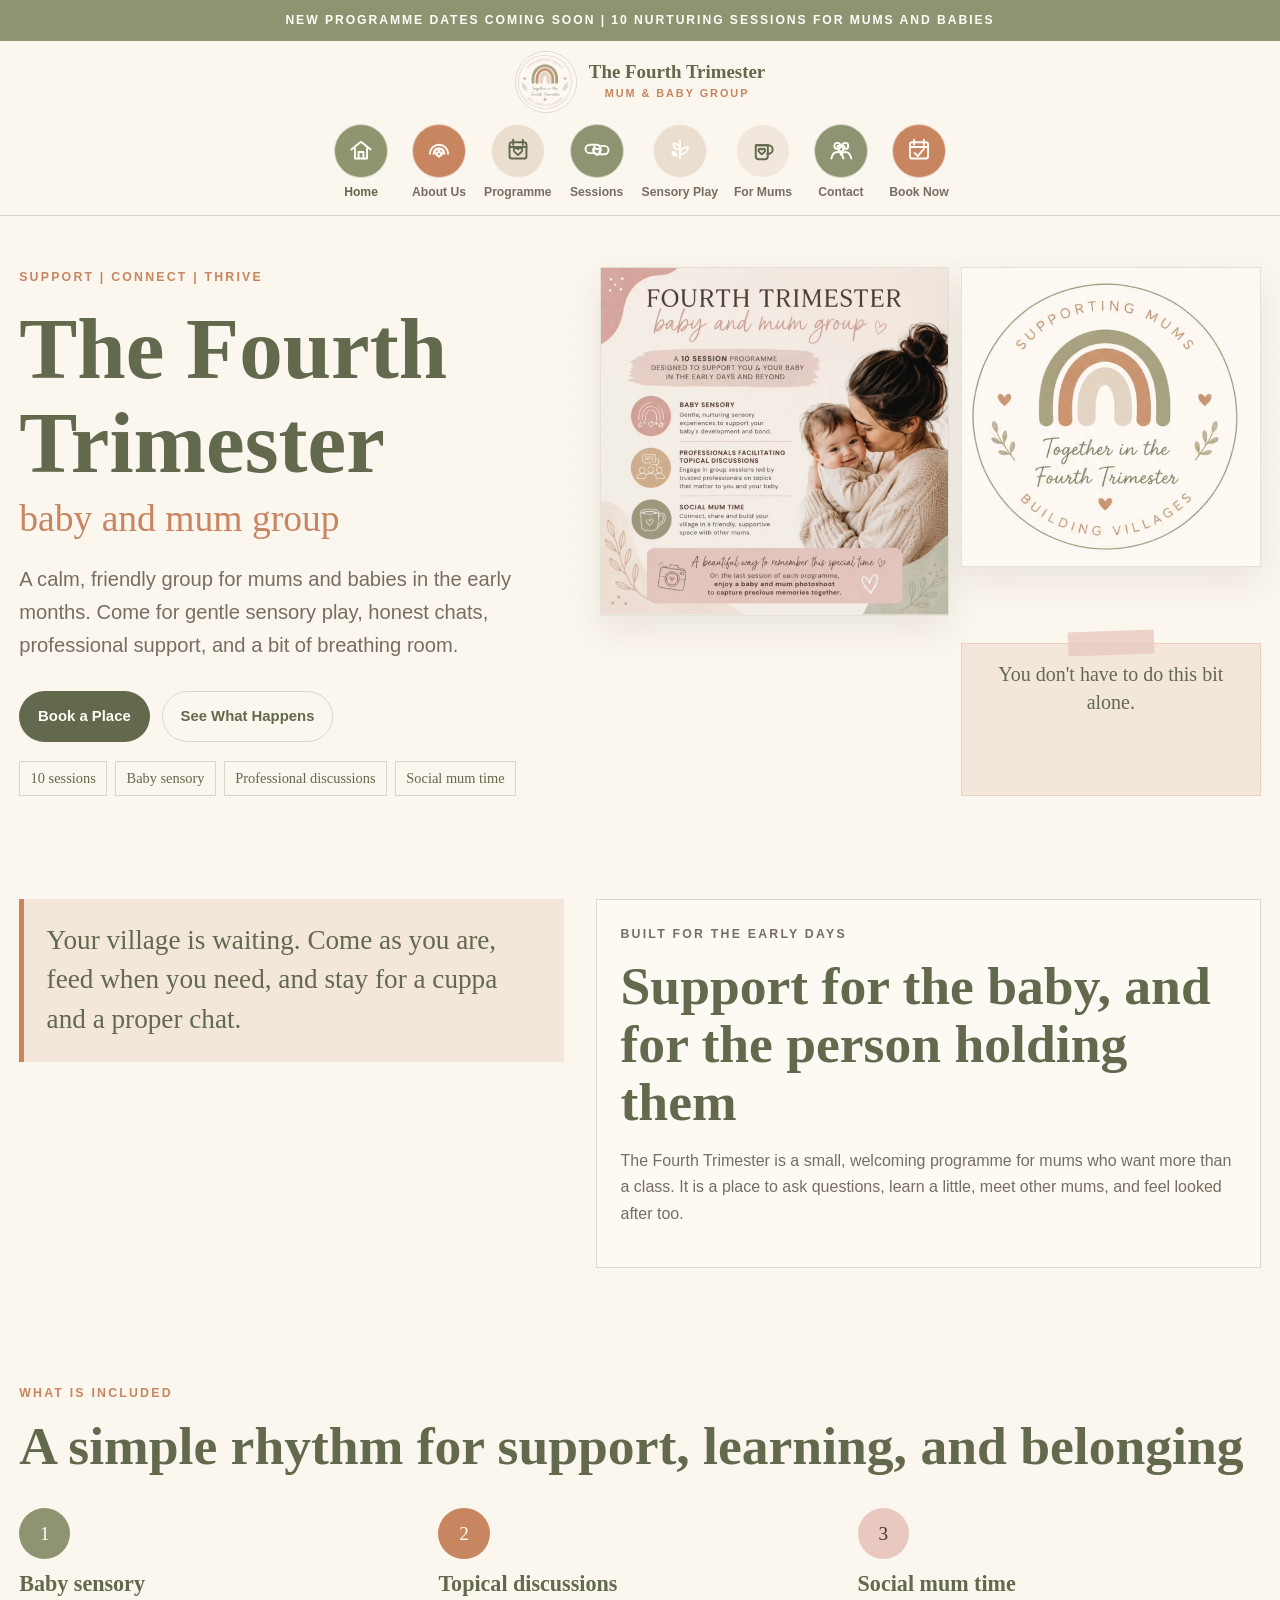
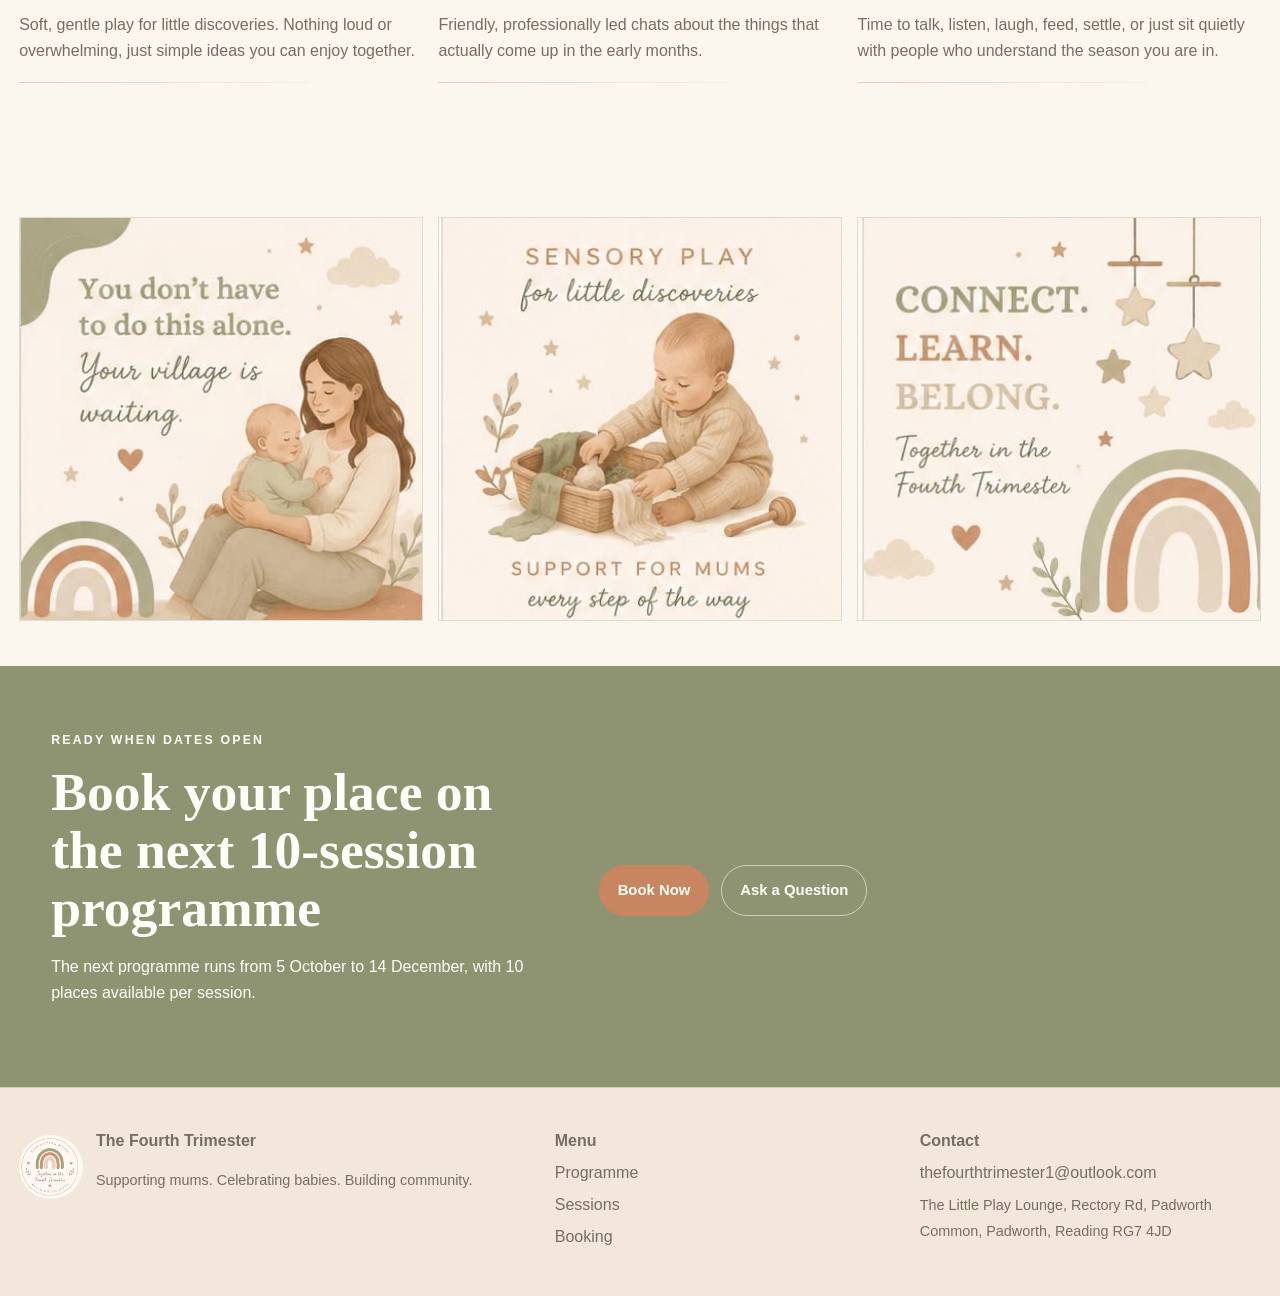
<file: index.html>
<!doctype html>
<html lang="en">
  <head>
    <meta charset="utf-8">
    <meta name="viewport" content="width=device-width, initial-scale=1">
    <meta name="description" content="The Fourth Trimester is a warm mum and baby group supporting mums through early parenthood with sensory play, professional guidance, and community.">
    <title>The Fourth Trimester | Mum & Baby Group</title>
    <link rel="stylesheet" href="styles.css">
  </head>
  <body>
    <div class="announcement">New programme dates coming soon | 10 nurturing sessions for mums and babies</div>
    <header class="site-header">
      <div class="nav-shell">
        <a class="brand" href="index.html" aria-label="The Fourth Trimester home">
          <img src="assets/logo-mark.JPG" alt="The Fourth Trimester supporting mums logo">
          <span>
            <span class="brand-name">The Fourth Trimester</span>
            <span class="brand-sub">Mum & Baby Group</span>
          </span>
        </a>
        <button class="nav-toggle" type="button" aria-expanded="false" aria-controls="site-nav">Menu</button>
        <nav class="nav-links" id="site-nav" aria-label="Main navigation"><a aria-label="Home" href="index.html" aria-current="page">Home</a><a aria-label="About Us" href="about.html">About Us</a><a href="programme.html">Programme</a><a aria-label="Sessions" href="sessions.html">Sessions</a><a aria-label="Sensory Play" href="sessions.html#sensory-play">Sensory Play</a><a aria-label="For Mums" href="sessions.html#for-mums">For Mums</a><a aria-label="Contact" href="contact.html">Contact</a><a class="nav-cta" aria-label="Book Now" href="booking.html">Book Now</a></nav>
      </div>
    </header>

    <main>
      <section class="hero">
        <div class="container hero-inner">
          <div class="hero-copy">
            <p class="eyebrow">Support | Connect | Thrive</p>
            <h1>The Fourth Trimester</h1>
            <span class="script">baby and mum group</span>
            <p class="lead">A calm, friendly group for mums and babies in the early months. Come for gentle sensory play, honest chats, professional support, and a bit of breathing room.</p>
            <div class="hero-actions">
              <a class="button button-primary" href="booking.html">Book a Place</a>
              <a class="button button-secondary" href="programme.html">See What Happens</a>
            </div>
            <div class="pill-row" aria-label="Programme highlights">
              <span class="pill">10 sessions</span>
              <span class="pill">Baby sensory</span>
              <span class="pill">Professional discussions</span>
              <span class="pill">Social mum time</span>
            </div>
          </div>
          <aside class="scrapbook" aria-label="The Fourth Trimester scrapbook images">
            <img class="large" src="assets/programme-poster.jpg" alt="Fourth Trimester baby and mum group programme poster">
            <img class="small" src="assets/logo-mark.JPG" alt="The Fourth Trimester supporting mums logo">
            <div class="tape-note">You don't have to do this bit alone.</div>
          </aside>
        </div>
      </section>

      <section class="section-tight">
        <div class="container intro-grid">
          <div class="note-panel">Your village is waiting. Come as you are, feed when you need, and stay for a cuppa and a proper chat.</div>
          <div class="soft-panel">
            <p class="eyebrow">Built for the early days</p>
            <h2>Support for the baby, and for the person holding them</h2>
            <p>The Fourth Trimester is a small, welcoming programme for mums who want more than a class. It is a place to ask questions, learn a little, meet other mums, and feel looked after too.</p>
          </div>
        </div>
      </section>

      <section class="section">
        <div class="container">
          <p class="eyebrow">What is included</p>
          <h2>A simple rhythm for support, learning, and belonging</h2>
          <div class="card-grid">
            <article class="card">
              <span class="stamp">1</span>
              <h3>Baby sensory</h3>
              <p>Soft, gentle play for little discoveries. Nothing loud or overwhelming, just simple ideas you can enjoy together.</p>
            </article>
            <article class="card">
              <span class="stamp clay">2</span>
              <h3>Topical discussions</h3>
              <p>Friendly, professionally led chats about the things that actually come up in the early months.</p>
            </article>
            <article class="card">
              <span class="stamp blush">3</span>
              <h3>Social mum time</h3>
              <p>Time to talk, listen, laugh, feed, settle, or just sit quietly with people who understand the season you are in.</p>
            </article>
          </div>
        </div>
      </section>

      <section class="section-tight">
        <div class="container image-grid">
          <img src="assets/village-waiting.JPG" alt="Illustration of a mum holding her baby with the words your village is waiting">
          <img src="assets/sensory-play.JPG" alt="Illustration of a baby exploring a sensory basket">
          <img src="assets/connect-learn-belong.JPG" alt="Connect learn belong Fourth Trimester rainbow artwork">
        </div>
      </section>

      <section class="band">
        <div class="container two-col">
          <div>
            <p class="eyebrow">Ready when dates open</p>
            <h2>Book your place on the next 10-session programme</h2>
            <p>The next programme runs from 5 October to 14 December, with 10 places available per session.</p>
          </div>
          <div class="button-row">
            <a class="button button-clay" href="booking.html">Book Now</a>
            <a class="button button-secondary" href="contact.html">Ask a Question</a>
          </div>
        </div>
      </section>
    </main>

    <footer class="site-footer">
      <div class="container footer-grid">
        <div>
          <div class="footer-mark">
            <img src="assets/logo-mark.JPG" alt="The Fourth Trimester logo">
            <div>
              <strong>The Fourth Trimester</strong>
              <p class="small">Supporting mums. Celebrating babies. Building community.</p>
            </div>
          </div>
        </div>
        <div>
          <strong>Menu</strong>
          <a href="programme.html">Programme</a>
          <a aria-label="Sessions" href="sessions.html">Sessions</a>
          <a href="booking.html">Booking</a>
        </div>
        <div>
          <strong>Contact</strong>
          <a href="mailto:thefourthtrimester1@outlook.com">thefourthtrimester1@outlook.com</a>
          <span class="small">The Little Play Lounge, Rectory Rd, Padworth Common, Padworth, Reading RG7 4JD</span>
        </div>
      </div>
    </footer>
    <script src="script.js?v=20260610b"></script>
  </body>
</html>
</file>
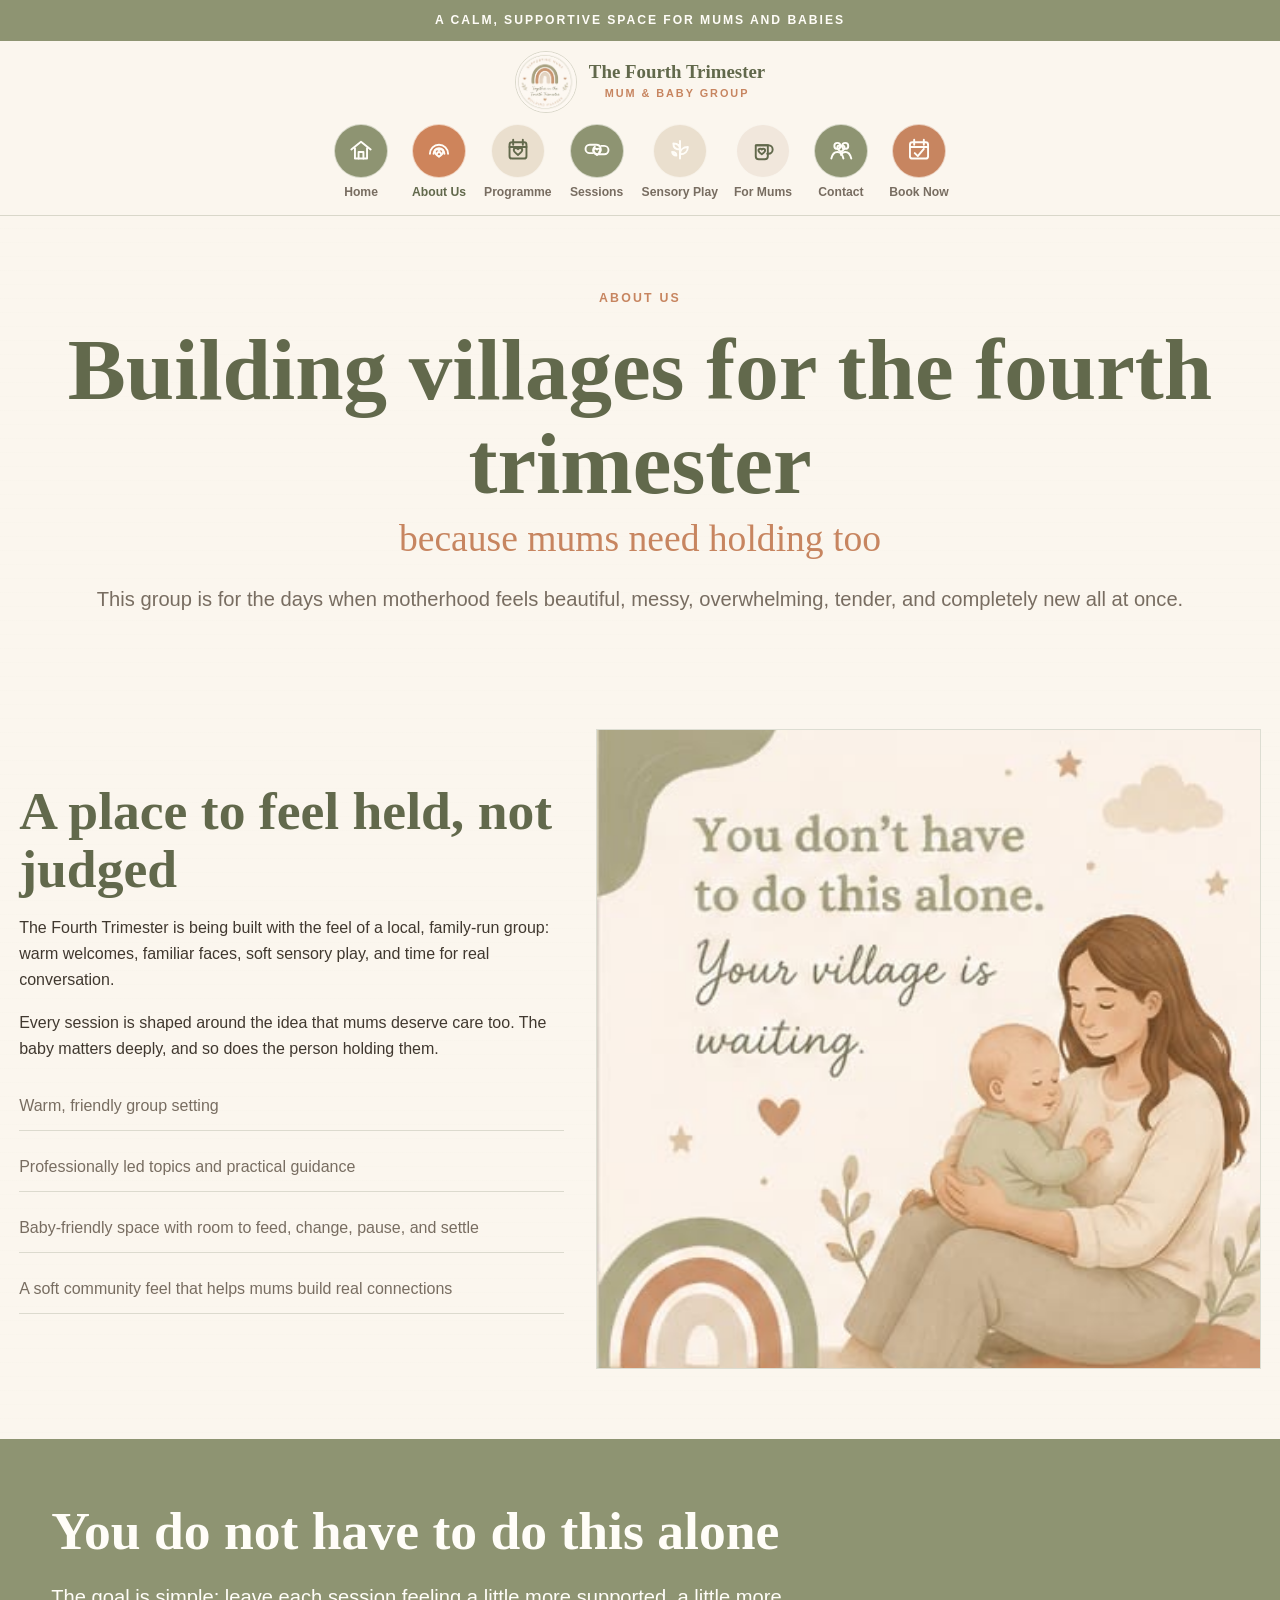
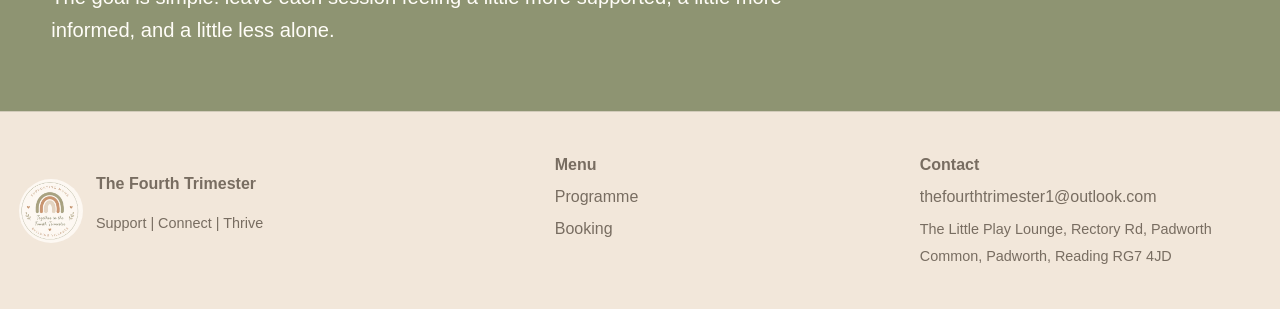
<file: about.html>
<!doctype html>
<html lang="en">
  <head>
    <meta charset="utf-8">
    <meta name="viewport" content="width=device-width, initial-scale=1">
    <meta name="description" content="About The Fourth Trimester mum and baby group.">
    <title>About Us | The Fourth Trimester</title>
    <link rel="stylesheet" href="styles.css">
  </head>
  <body>
    <div class="announcement">A calm, supportive space for mums and babies</div>
    <header class="site-header">
      <div class="nav-shell">
        <a class="brand" href="index.html"><img src="assets/logo-mark.JPG" alt="The Fourth Trimester logo"><span><span class="brand-name">The Fourth Trimester</span><span class="brand-sub">Mum & Baby Group</span></span></a>
        <button class="nav-toggle" type="button" aria-expanded="false" aria-controls="site-nav">Menu</button>
        <nav class="nav-links" id="site-nav" aria-label="Main navigation"><a aria-label="Home" href="index.html">Home</a><a aria-label="About Us" href="about.html" aria-current="page">About Us</a><a href="programme.html">Programme</a><a aria-label="Sessions" href="sessions.html">Sessions</a><a aria-label="Sensory Play" href="sessions.html#sensory-play">Sensory Play</a><a aria-label="For Mums" href="sessions.html#for-mums">For Mums</a><a aria-label="Contact" href="contact.html">Contact</a><a class="nav-cta" aria-label="Book Now" href="booking.html">Book Now</a></nav>
      </div>
    </header>
    <main>
      <section class="page-hero">
        <div class="container">
          <p class="eyebrow">About us</p>
          <h1>Building villages for the fourth trimester</h1>
          <span class="script">because mums need holding too</span>
          <p class="lead">This group is for the days when motherhood feels beautiful, messy, overwhelming, tender, and completely new all at once.</p>
        </div>
      </section>
      <section class="section">
        <div class="container two-col">
          <div>
            <h2>A place to feel held, not judged</h2>
            <p>The Fourth Trimester is being built with the feel of a local, family-run group: warm welcomes, familiar faces, soft sensory play, and time for real conversation.</p>
            <p>Every session is shaped around the idea that mums deserve care too. The baby matters deeply, and so does the person holding them.</p>
            <ul class="feature-list">
              <li>Warm, friendly group setting</li>
              <li>Professionally led topics and practical guidance</li>
              <li>Baby-friendly space with room to feed, change, pause, and settle</li>
              <li>A soft community feel that helps mums build real connections</li>
            </ul>
          </div>
          <div class="story-image">
            <img src="assets/village-waiting.JPG" alt="You do not have to do this alone Fourth Trimester artwork">
          </div>
        </div>
      </section>
      <section class="band">
        <div class="container">
          <h2>You do not have to do this alone</h2>
          <p class="lead">The goal is simple: leave each session feeling a little more supported, a little more informed, and a little less alone.</p>
        </div>
      </section>
    </main>
    <footer class="site-footer"><div class="container footer-grid"><div class="footer-mark"><img src="assets/logo-mark.JPG" alt="The Fourth Trimester logo"><div><strong>The Fourth Trimester</strong><p class="small">Support | Connect | Thrive</p></div></div><div><strong>Menu</strong><a href="programme.html">Programme</a><a href="booking.html">Booking</a></div><div><strong>Contact</strong><a href="mailto:thefourthtrimester1@outlook.com">thefourthtrimester1@outlook.com</a><span class="small">The Little Play Lounge, Rectory Rd, Padworth Common, Padworth, Reading RG7 4JD</span></div></div></footer>
    <script src="script.js?v=20260610b"></script>
  </body>
</html>
</file>
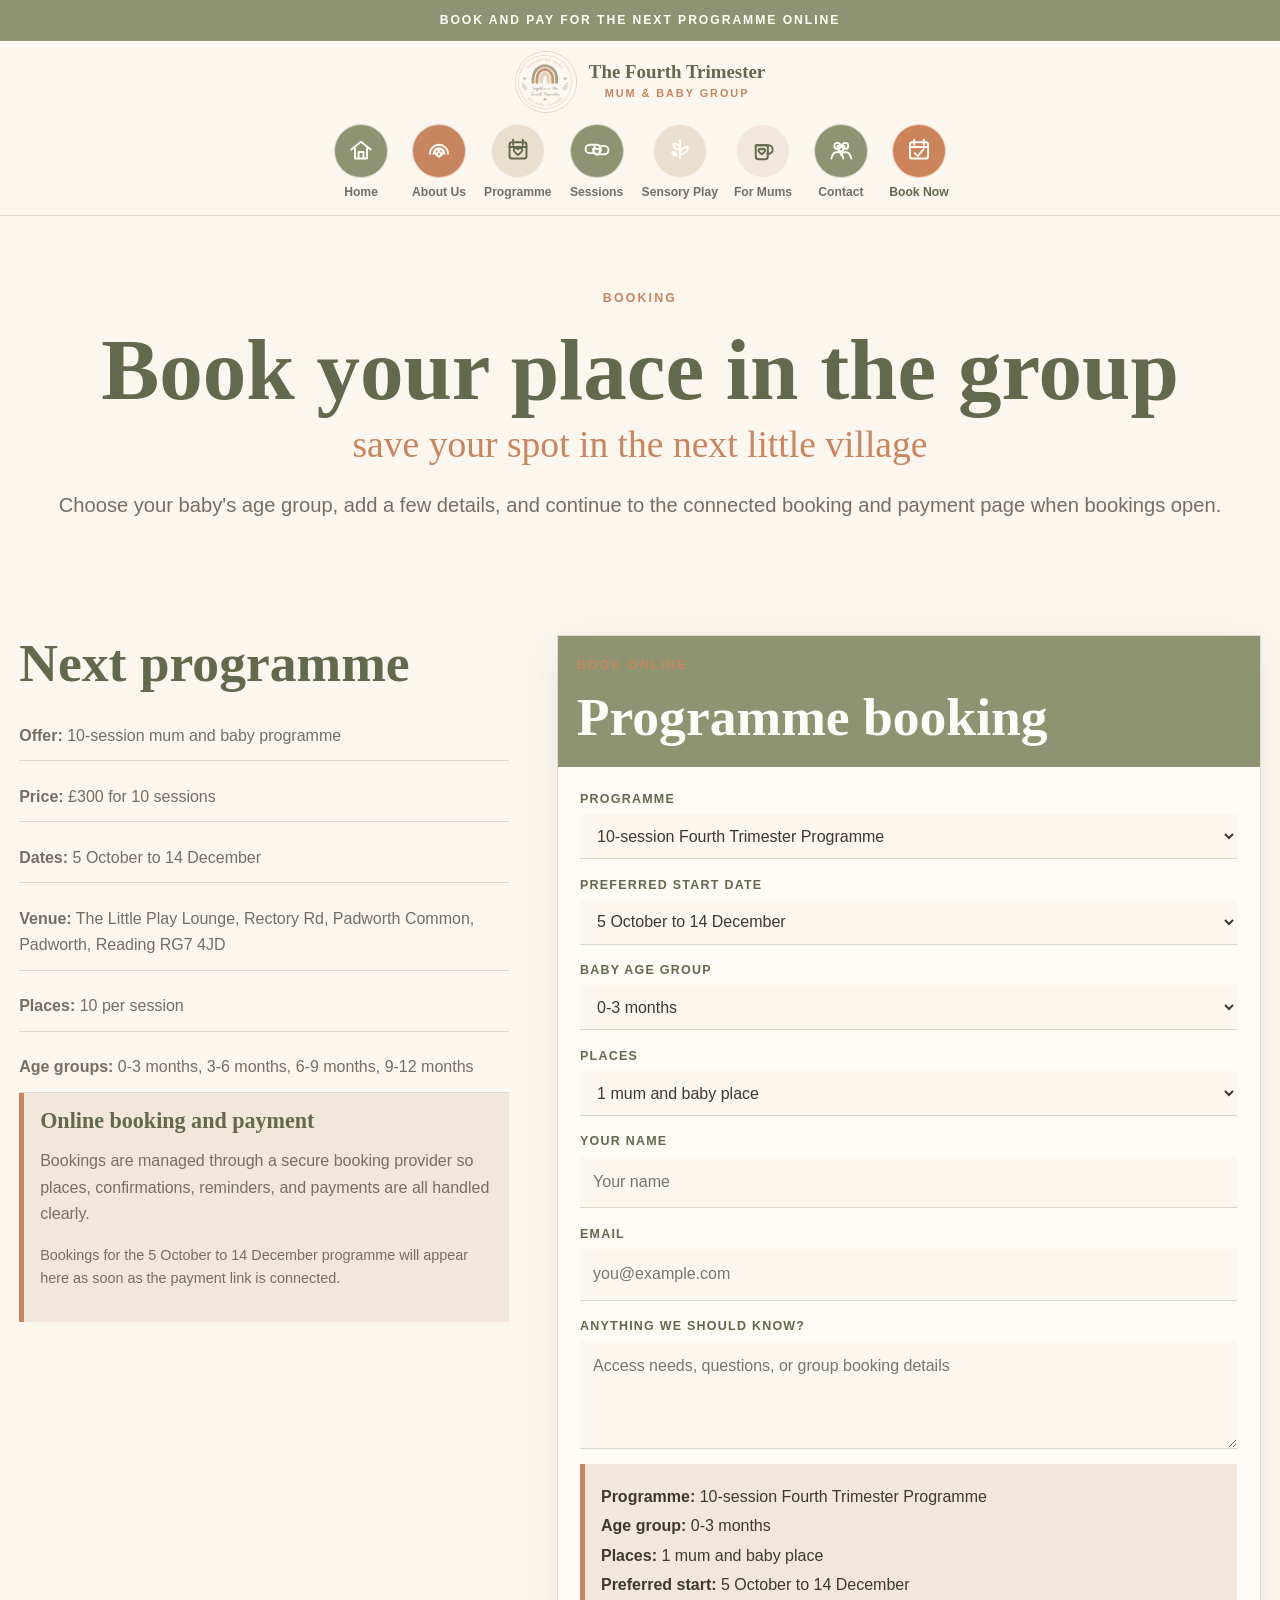
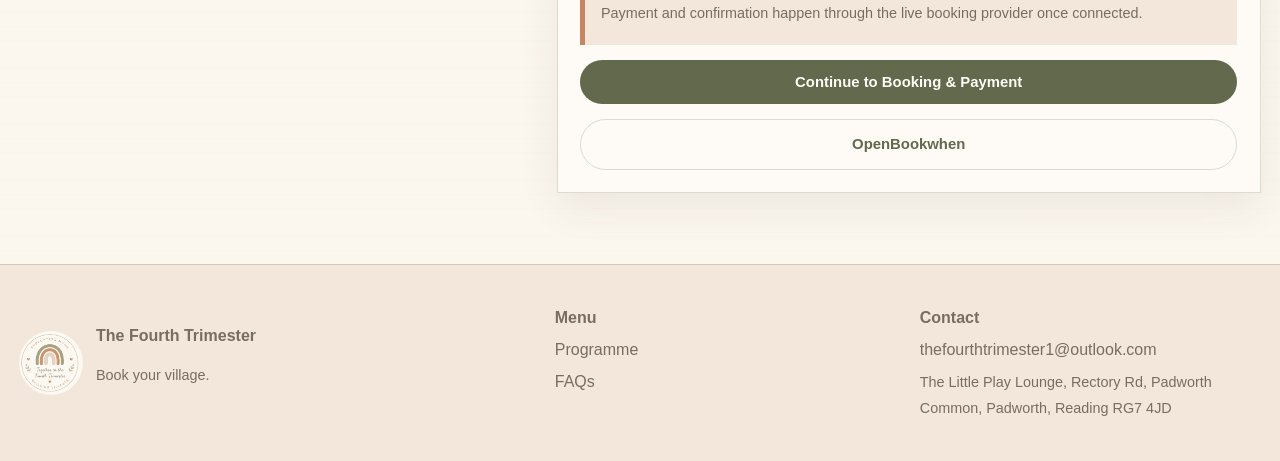
<file: booking.html>
<!doctype html>
<html lang="en">
  <head>
    <meta charset="utf-8">
    <meta name="viewport" content="width=device-width, initial-scale=1">
    <meta name="description" content="Book and pay for The Fourth Trimester mum and baby group sessions.">
    <title>Booking | The Fourth Trimester</title>
    <link rel="stylesheet" href="styles.css">
  </head>
  <body>
    <div class="announcement">Book and pay for the next programme online</div>
    <header class="site-header"><div class="nav-shell"><a class="brand" href="index.html"><img src="assets/logo-mark.JPG" alt="The Fourth Trimester logo"><span><span class="brand-name">The Fourth Trimester</span><span class="brand-sub">Mum & Baby Group</span></span></a><button class="nav-toggle" type="button" aria-expanded="false" aria-controls="site-nav">Menu</button><nav class="nav-links" id="site-nav" aria-label="Main navigation"><a aria-label="Home" href="index.html">Home</a><a aria-label="About Us" href="about.html">About Us</a><a href="programme.html">Programme</a><a aria-label="Sessions" href="sessions.html">Sessions</a><a aria-label="Sensory Play" href="sessions.html#sensory-play">Sensory Play</a><a aria-label="For Mums" href="sessions.html#for-mums">For Mums</a><a aria-label="Contact" href="contact.html">Contact</a><a class="nav-cta" aria-label="Book Now" href="booking.html" aria-current="page">Book Now</a></nav></div></header>
    <main>
      <section class="page-hero">
        <div class="container">
          <p class="eyebrow">Booking</p>
          <h1>Book your place in the group</h1>
          <span class="script">save your spot in the next little village</span>
          <p class="lead">Choose your baby's age group, add a few details, and continue to the connected booking and payment page when bookings open.</p>
        </div>
      </section>
      <section class="section">
        <div class="container booking-layout">
          <aside class="soft-panel">
            <h2>Next programme</h2>
            <ul class="feature-list">
              <li><strong>Offer:</strong> 10-session mum and baby programme</li>
              <li><strong>Price:</strong> £300 for 10 sessions</li>
              <li><strong>Dates:</strong> 5 October to 14 December</li>
              <li><strong>Venue:</strong> The Little Play Lounge, Rectory Rd, Padworth Common, Padworth, Reading RG7 4JD</li>
              <li><strong>Places:</strong> 10 per session</li>
              <li><strong>Age groups:</strong> 0-3 months, 3-6 months, 6-9 months, 9-12 months</li>
            </ul>
            <div class="provider-slot">
              <h3>Online booking and payment</h3>
              <p>Bookings are managed through a secure booking provider so places, confirmations, reminders, and payments are all handled clearly.</p>
              <p class="small" data-provider-note>Bookings for the 5 October to 14 December programme will appear here as soon as the payment link is connected.</p>
            </div>
          </aside>
          <section class="booking-widget" aria-label="Booking form">
            <div class="booking-widget-head">
              <p class="eyebrow">Book online</p>
              <h2>Programme booking</h2>
            </div>
            <form class="booking-form" data-booking-form>
              <div class="field">
                <label for="programme">Programme</label>
                <select id="programme" name="programme">
                  <option>10-session Fourth Trimester Programme</option>
                  <option>Waiting list for future dates</option>
                </select>
              </div>
              <div class="field">
                <label for="startDate">Preferred start date</label>
                <select id="startDate" name="startDate">
                  <option>5 October to 14 December</option>
                  <option>Join the waiting list for future dates</option>
                  <option>Ask about future cohorts</option>
                </select>
              </div>
              <div class="field">
                <label for="ageGroup">Baby age group</label>
                <select id="ageGroup" name="ageGroup">
                  <option>0-3 months</option>
                  <option>3-6 months</option>
                  <option>6-9 months</option>
                  <option>9-12 months</option>
                </select>
              </div>
              <div class="field">
                <label for="places">Places</label>
                <select id="places" name="places">
                  <option>1 mum and baby place</option>
                  <option>2 places</option>
                  <option>Group enquiry</option>
                </select>
              </div>
              <div class="field">
                <label for="name">Your name</label>
                <input id="name" name="name" autocomplete="name" placeholder="Your name">
              </div>
              <div class="field">
                <label for="email">Email</label>
                <input id="email" name="email" type="email" autocomplete="email" placeholder="you@example.com">
              </div>
              <div class="field">
                <label for="notes">Anything we should know?</label>
                <textarea id="notes" name="notes" placeholder="Access needs, questions, or group booking details"></textarea>
              </div>
              <div class="booking-summary" data-booking-summary></div>
              <button class="button button-primary" type="submit">Continue to Booking & Payment</button>
              <a class="button button-secondary" data-provider-link href="https://bookwhen.com/" target="_blank" rel="noopener noreferrer">Open <span data-provider-name>Bookwhen</span></a>
            </form>
          </section>
        </div>
      </section>
    </main>
    <footer class="site-footer"><div class="container footer-grid"><div class="footer-mark"><img src="assets/logo-mark.JPG" alt="The Fourth Trimester logo"><div><strong>The Fourth Trimester</strong><p class="small">Book your village.</p></div></div><div><strong>Menu</strong><a href="programme.html">Programme</a><a href="faqs.html">FAQs</a></div><div><strong>Contact</strong><a href="mailto:thefourthtrimester1@outlook.com">thefourthtrimester1@outlook.com</a><span class="small">The Little Play Lounge, Rectory Rd, Padworth Common, Padworth, Reading RG7 4JD</span></div></div></footer>
    <script src="script.js?v=20260610b"></script>
  </body>
</html>
</file>
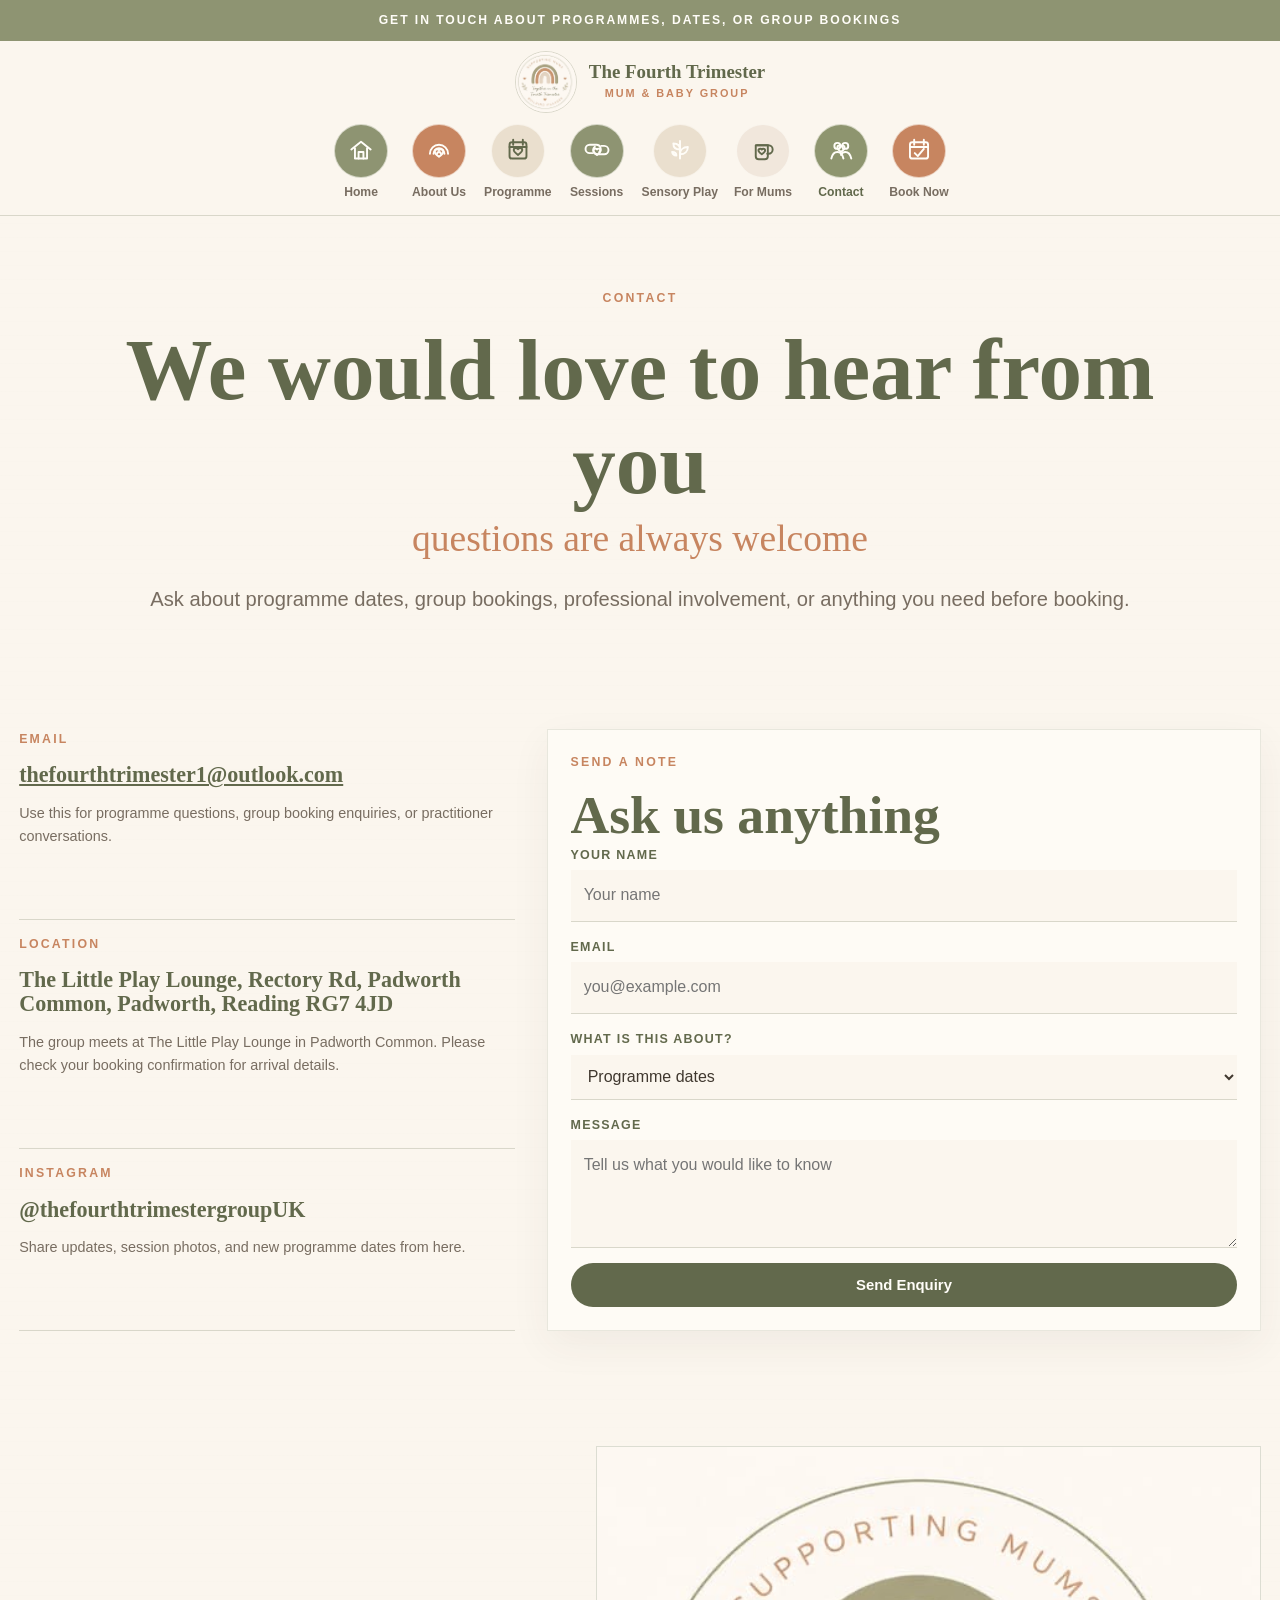
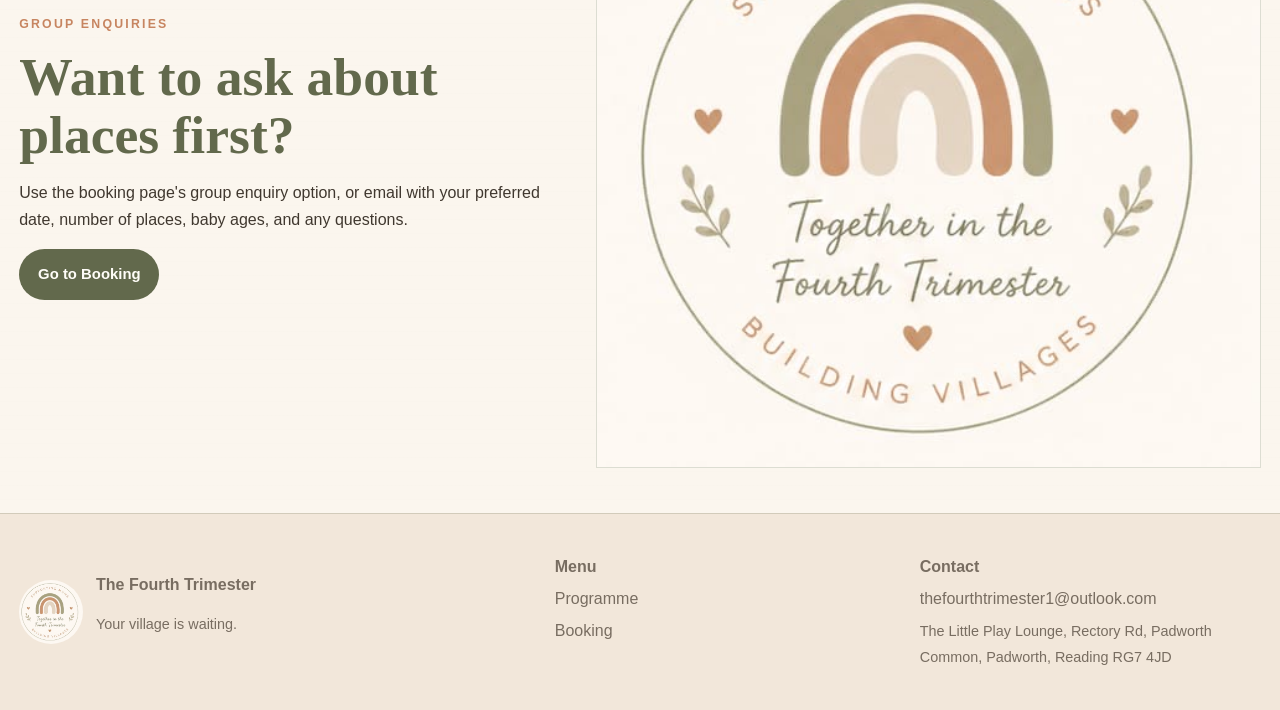
<file: contact.html>
<!doctype html>
<html lang="en">
  <head>
    <meta charset="utf-8">
    <meta name="viewport" content="width=device-width, initial-scale=1">
    <meta name="description" content="Contact The Fourth Trimester mum and baby group.">
    <title>Contact | The Fourth Trimester</title>
    <link rel="stylesheet" href="styles.css">
  </head>
  <body>
    <div class="announcement">Get in touch about programmes, dates, or group bookings</div>
    <header class="site-header"><div class="nav-shell"><a class="brand" href="index.html"><img src="assets/logo-mark.JPG" alt="The Fourth Trimester logo"><span><span class="brand-name">The Fourth Trimester</span><span class="brand-sub">Mum & Baby Group</span></span></a><button class="nav-toggle" type="button" aria-expanded="false" aria-controls="site-nav">Menu</button><nav class="nav-links" id="site-nav" aria-label="Main navigation"><a aria-label="Home" href="index.html">Home</a><a aria-label="About Us" href="about.html">About Us</a><a href="programme.html">Programme</a><a aria-label="Sessions" href="sessions.html">Sessions</a><a aria-label="Sensory Play" href="sessions.html#sensory-play">Sensory Play</a><a aria-label="For Mums" href="sessions.html#for-mums">For Mums</a><a aria-label="Contact" href="contact.html" aria-current="page">Contact</a><a class="nav-cta" aria-label="Book Now" href="booking.html">Book Now</a></nav></div></header>
    <main>
      <section class="page-hero"><div class="container"><p class="eyebrow">Contact</p><h1>We would love to hear from you</h1><span class="script">questions are always welcome</span><p class="lead">Ask about programme dates, group bookings, professional involvement, or anything you need before booking.</p></div></section>
      <section class="section">
        <div class="container contact-grid">
          <div class="contact-details">
            <div class="contact-note">
              <p class="eyebrow">Email</p>
              <h3><a href="mailto:thefourthtrimester1@outlook.com">thefourthtrimester1@outlook.com</a></h3>
              <p class="small">Use this for programme questions, group booking enquiries, or practitioner conversations.</p>
            </div>
            <div class="contact-note">
              <p class="eyebrow">Location</p>
              <h3>The Little Play Lounge, Rectory Rd, Padworth Common, Padworth, Reading RG7 4JD</h3>
              <p class="small">The group meets at The Little Play Lounge in Padworth Common. Please check your booking confirmation for arrival details.</p>
            </div>
            <div class="contact-note">
              <p class="eyebrow">Instagram</p>
              <h3>@thefourthtrimestergroupUK</h3>
              <p class="small">Share updates, session photos, and new programme dates from here.</p>
            </div>
          </div>
          <section class="contact-form-panel" aria-label="Contact form">
            <p class="eyebrow">Send a note</p>
            <h2>Ask us anything</h2>
            <form class="contact-form" action="mailto:thefourthtrimester1@outlook.com" method="post" enctype="text/plain">
              <div class="field">
                <label for="contact-name">Your name</label>
                <input id="contact-name" name="name" autocomplete="name" placeholder="Your name">
              </div>
              <div class="field">
                <label for="contact-email">Email</label>
                <input id="contact-email" name="email" type="email" autocomplete="email" placeholder="you@example.com">
              </div>
              <div class="field">
                <label for="contact-reason">What is this about?</label>
                <select id="contact-reason" name="reason">
                  <option>Programme dates</option>
                  <option>Group booking</option>
                  <option>Before I book</option>
                  <option>Professional/practitioner enquiry</option>
                </select>
              </div>
              <div class="field">
                <label for="contact-message">Message</label>
                <textarea id="contact-message" name="message" placeholder="Tell us what you would like to know"></textarea>
              </div>
              <button class="button button-primary" type="submit">Send Enquiry</button>
            </form>
          </section>
        </div>
      </section>
      <section class="section-tight">
        <div class="container two-col">
          <div><p class="eyebrow">Group enquiries</p><h2>Want to ask about places first?</h2><p>Use the booking page's group enquiry option, or email with your preferred date, number of places, baby ages, and any questions.</p><a class="button button-primary" href="booking.html">Go to Booking</a></div>
          <div class="story-image"><img src="assets/logo-mark.JPG" alt="The Fourth Trimester supporting mums building villages logo"></div>
        </div>
      </section>
    </main>
    <footer class="site-footer"><div class="container footer-grid"><div class="footer-mark"><img src="assets/logo-mark.JPG" alt="The Fourth Trimester logo"><div><strong>The Fourth Trimester</strong><p class="small">Your village is waiting.</p></div></div><div><strong>Menu</strong><a href="programme.html">Programme</a><a href="booking.html">Booking</a></div><div><strong>Contact</strong><a href="mailto:thefourthtrimester1@outlook.com">thefourthtrimester1@outlook.com</a><span class="small">The Little Play Lounge, Rectory Rd, Padworth Common, Padworth, Reading RG7 4JD</span></div></div></footer>
    <script src="script.js?v=20260610b"></script>
  </body>
</html>
</file>
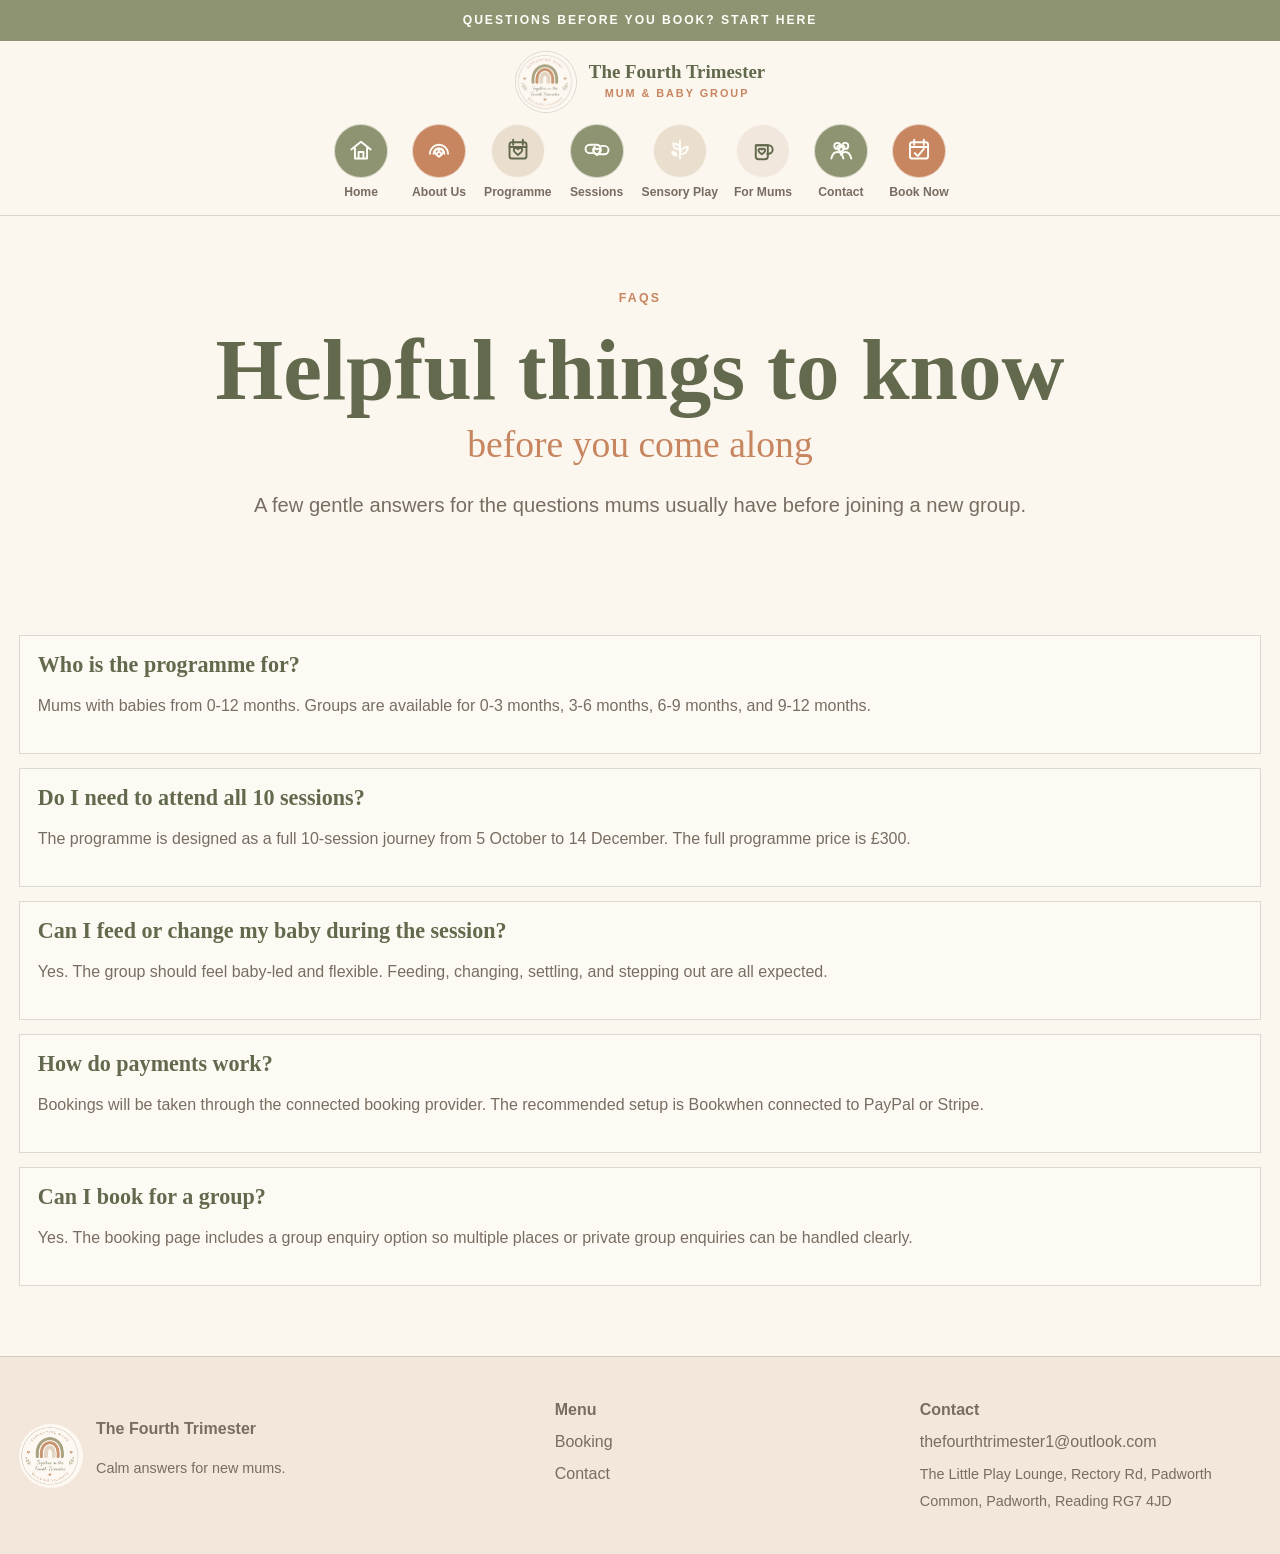
<file: faqs.html>
<!doctype html>
<html lang="en">
  <head>
    <meta charset="utf-8">
    <meta name="viewport" content="width=device-width, initial-scale=1">
    <meta name="description" content="Frequently asked questions for The Fourth Trimester mum and baby group.">
    <title>FAQs | The Fourth Trimester</title>
    <link rel="stylesheet" href="styles.css">
  </head>
  <body>
    <div class="announcement">Questions before you book? Start here</div>
    <header class="site-header"><div class="nav-shell"><a class="brand" href="index.html"><img src="assets/logo-mark.JPG" alt="The Fourth Trimester logo"><span><span class="brand-name">The Fourth Trimester</span><span class="brand-sub">Mum & Baby Group</span></span></a><button class="nav-toggle" type="button" aria-expanded="false" aria-controls="site-nav">Menu</button><nav class="nav-links" id="site-nav" aria-label="Main navigation"><a aria-label="Home" href="index.html">Home</a><a aria-label="About Us" href="about.html">About Us</a><a href="programme.html">Programme</a><a aria-label="Sessions" href="sessions.html">Sessions</a><a aria-label="Sensory Play" href="sessions.html#sensory-play">Sensory Play</a><a aria-label="For Mums" href="sessions.html#for-mums">For Mums</a><a aria-label="Contact" href="contact.html">Contact</a><a class="nav-cta" aria-label="Book Now" href="booking.html">Book Now</a></nav></div></header>
    <main>
      <section class="page-hero"><div class="container"><p class="eyebrow">FAQs</p><h1>Helpful things to know</h1><span class="script">before you come along</span><p class="lead">A few gentle answers for the questions mums usually have before joining a new group.</p></div></section>
      <section class="section">
        <div class="container faq-list">
          <article class="faq-item"><h3>Who is the programme for?</h3><p>Mums with babies from 0-12 months. Groups are available for 0-3 months, 3-6 months, 6-9 months, and 9-12 months.</p></article>
          <article class="faq-item"><h3>Do I need to attend all 10 sessions?</h3><p>The programme is designed as a full 10-session journey from 5 October to 14 December. The full programme price is £300.</p></article>
          <article class="faq-item"><h3>Can I feed or change my baby during the session?</h3><p>Yes. The group should feel baby-led and flexible. Feeding, changing, settling, and stepping out are all expected.</p></article>
          <article class="faq-item"><h3>How do payments work?</h3><p>Bookings will be taken through the connected booking provider. The recommended setup is Bookwhen connected to PayPal or Stripe.</p></article>
          <article class="faq-item"><h3>Can I book for a group?</h3><p>Yes. The booking page includes a group enquiry option so multiple places or private group enquiries can be handled clearly.</p></article>
        </div>
      </section>
    </main>
    <footer class="site-footer"><div class="container footer-grid"><div class="footer-mark"><img src="assets/logo-mark.JPG" alt="The Fourth Trimester logo"><div><strong>The Fourth Trimester</strong><p class="small">Calm answers for new mums.</p></div></div><div><strong>Menu</strong><a href="booking.html">Booking</a><a aria-label="Contact" href="contact.html">Contact</a></div><div><strong>Contact</strong><a href="mailto:thefourthtrimester1@outlook.com">thefourthtrimester1@outlook.com</a><span class="small">The Little Play Lounge, Rectory Rd, Padworth Common, Padworth, Reading RG7 4JD</span></div></div></footer>
    <script src="script.js?v=20260610b"></script>
  </body>
</html>
</file>
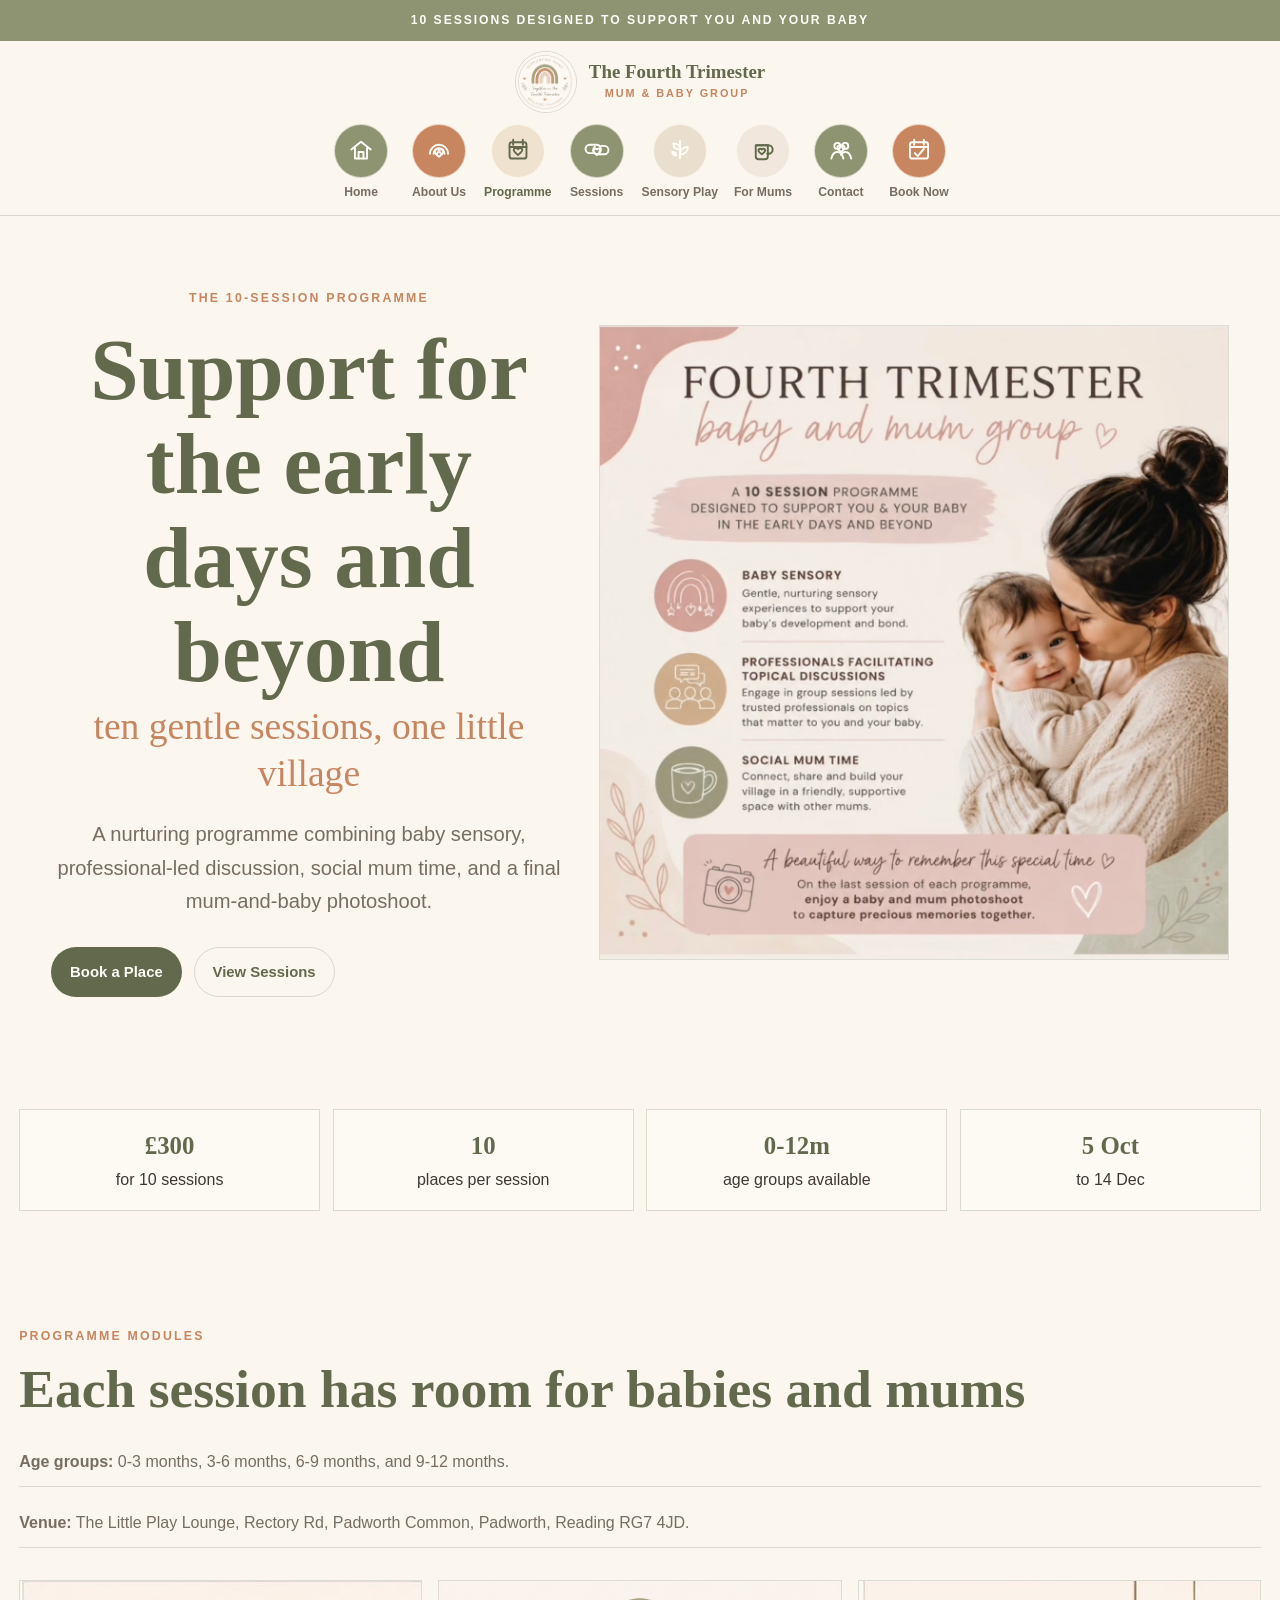
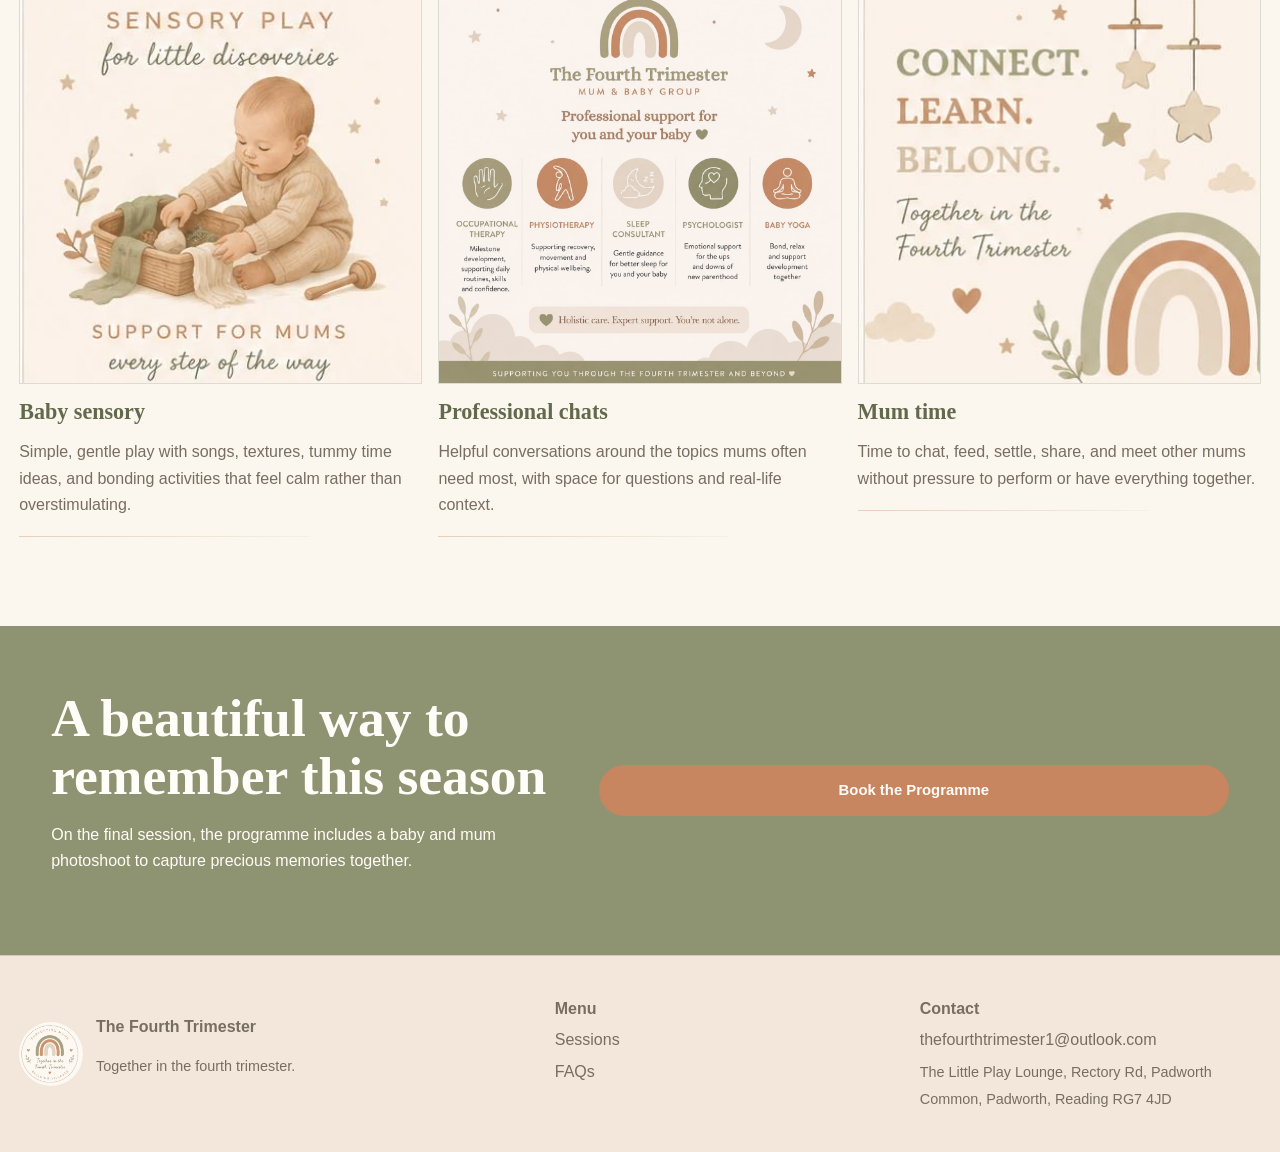
<file: programme.html>
<!doctype html>
<html lang="en">
  <head>
    <meta charset="utf-8">
    <meta name="viewport" content="width=device-width, initial-scale=1">
    <meta name="description" content="The Fourth Trimester 10-session mum and baby programme.">
    <title>Programme | The Fourth Trimester</title>
    <link rel="stylesheet" href="styles.css">
  </head>
  <body>
    <div class="announcement">10 sessions designed to support you and your baby</div>
    <header class="site-header"><div class="nav-shell"><a class="brand" href="index.html"><img src="assets/logo-mark.JPG" alt="The Fourth Trimester logo"><span><span class="brand-name">The Fourth Trimester</span><span class="brand-sub">Mum & Baby Group</span></span></a><button class="nav-toggle" type="button" aria-expanded="false" aria-controls="site-nav">Menu</button><nav class="nav-links" id="site-nav" aria-label="Main navigation"><a aria-label="Home" href="index.html">Home</a><a aria-label="About Us" href="about.html">About Us</a><a aria-label="Programme" href="programme.html" aria-current="page">Programme</a><a aria-label="Sessions" href="sessions.html">Sessions</a><a aria-label="Sensory Play" href="sessions.html#sensory-play">Sensory Play</a><a aria-label="For Mums" href="sessions.html#for-mums">For Mums</a><a aria-label="Contact" href="contact.html">Contact</a><a class="nav-cta" aria-label="Book Now" href="booking.html">Book Now</a></nav></div></header>
    <main>
      <section class="page-hero">
        <div class="container two-col">
          <div>
            <p class="eyebrow">The 10-session programme</p>
            <h1>Support for the early days and beyond</h1>
            <span class="script">ten gentle sessions, one little village</span>
            <p class="lead">A nurturing programme combining baby sensory, professional-led discussion, social mum time, and a final mum-and-baby photoshoot.</p>
            <div class="button-row"><a class="button button-primary" href="booking.html">Book a Place</a><a class="button button-secondary" href="sessions.html">View Sessions</a></div>
          </div>
          <div class="story-image"><img src="assets/programme-poster.jpg" alt="Fourth Trimester programme poster with mum and baby"></div>
        </div>
      </section>
      <section class="section-tight">
        <div class="container programme-strip">
          <div class="mini-stat"><strong>£300</strong><span>for 10 sessions</span></div>
          <div class="mini-stat"><strong>10</strong><span>places per session</span></div>
          <div class="mini-stat"><strong>0-12m</strong><span>age groups available</span></div>
          <div class="mini-stat"><strong>5 Oct</strong><span>to 14 Dec</span></div>
        </div>
      </section>
      <section class="section">
        <div class="container">
          <p class="eyebrow">Programme modules</p>
          <h2>Each session has room for babies and mums</h2>
          <ul class="feature-list">
            <li><strong>Age groups:</strong> 0-3 months, 3-6 months, 6-9 months, and 9-12 months.</li>
            <li><strong>Venue:</strong> The Little Play Lounge, Rectory Rd, Padworth Common, Padworth, Reading RG7 4JD.</li>
          </ul>
          <div class="card-grid">
            <article class="card"><img src="assets/sensory-play.JPG" alt="Baby sensory play illustration"><h3>Baby sensory</h3><p>Simple, gentle play with songs, textures, tummy time ideas, and bonding activities that feel calm rather than overstimulating.</p></article>
            <article class="card"><img src="assets/support-services.JPG" alt="The Fourth Trimester professional support service icons"><h3>Professional chats</h3><p>Helpful conversations around the topics mums often need most, with space for questions and real-life context.</p></article>
            <article class="card"><img src="assets/connect-learn-belong.JPG" alt="Connect learn belong artwork"><h3>Mum time</h3><p>Time to chat, feed, settle, share, and meet other mums without pressure to perform or have everything together.</p></article>
          </div>
        </div>
      </section>
      <section class="band">
        <div class="container two-col">
          <div><h2>A beautiful way to remember this season</h2><p>On the final session, the programme includes a baby and mum photoshoot to capture precious memories together.</p></div>
          <a class="button button-clay" href="booking.html">Book the Programme</a>
        </div>
      </section>
    </main>
    <footer class="site-footer"><div class="container footer-grid"><div class="footer-mark"><img src="assets/logo-mark.JPG" alt="The Fourth Trimester logo"><div><strong>The Fourth Trimester</strong><p class="small">Together in the fourth trimester.</p></div></div><div><strong>Menu</strong><a aria-label="Sessions" href="sessions.html">Sessions</a><a href="faqs.html">FAQs</a></div><div><strong>Contact</strong><a href="mailto:thefourthtrimester1@outlook.com">thefourthtrimester1@outlook.com</a><span class="small">The Little Play Lounge, Rectory Rd, Padworth Common, Padworth, Reading RG7 4JD</span></div></div></footer>
    <script src="script.js?v=20260610b"></script>
  </body>
</html>
</file>
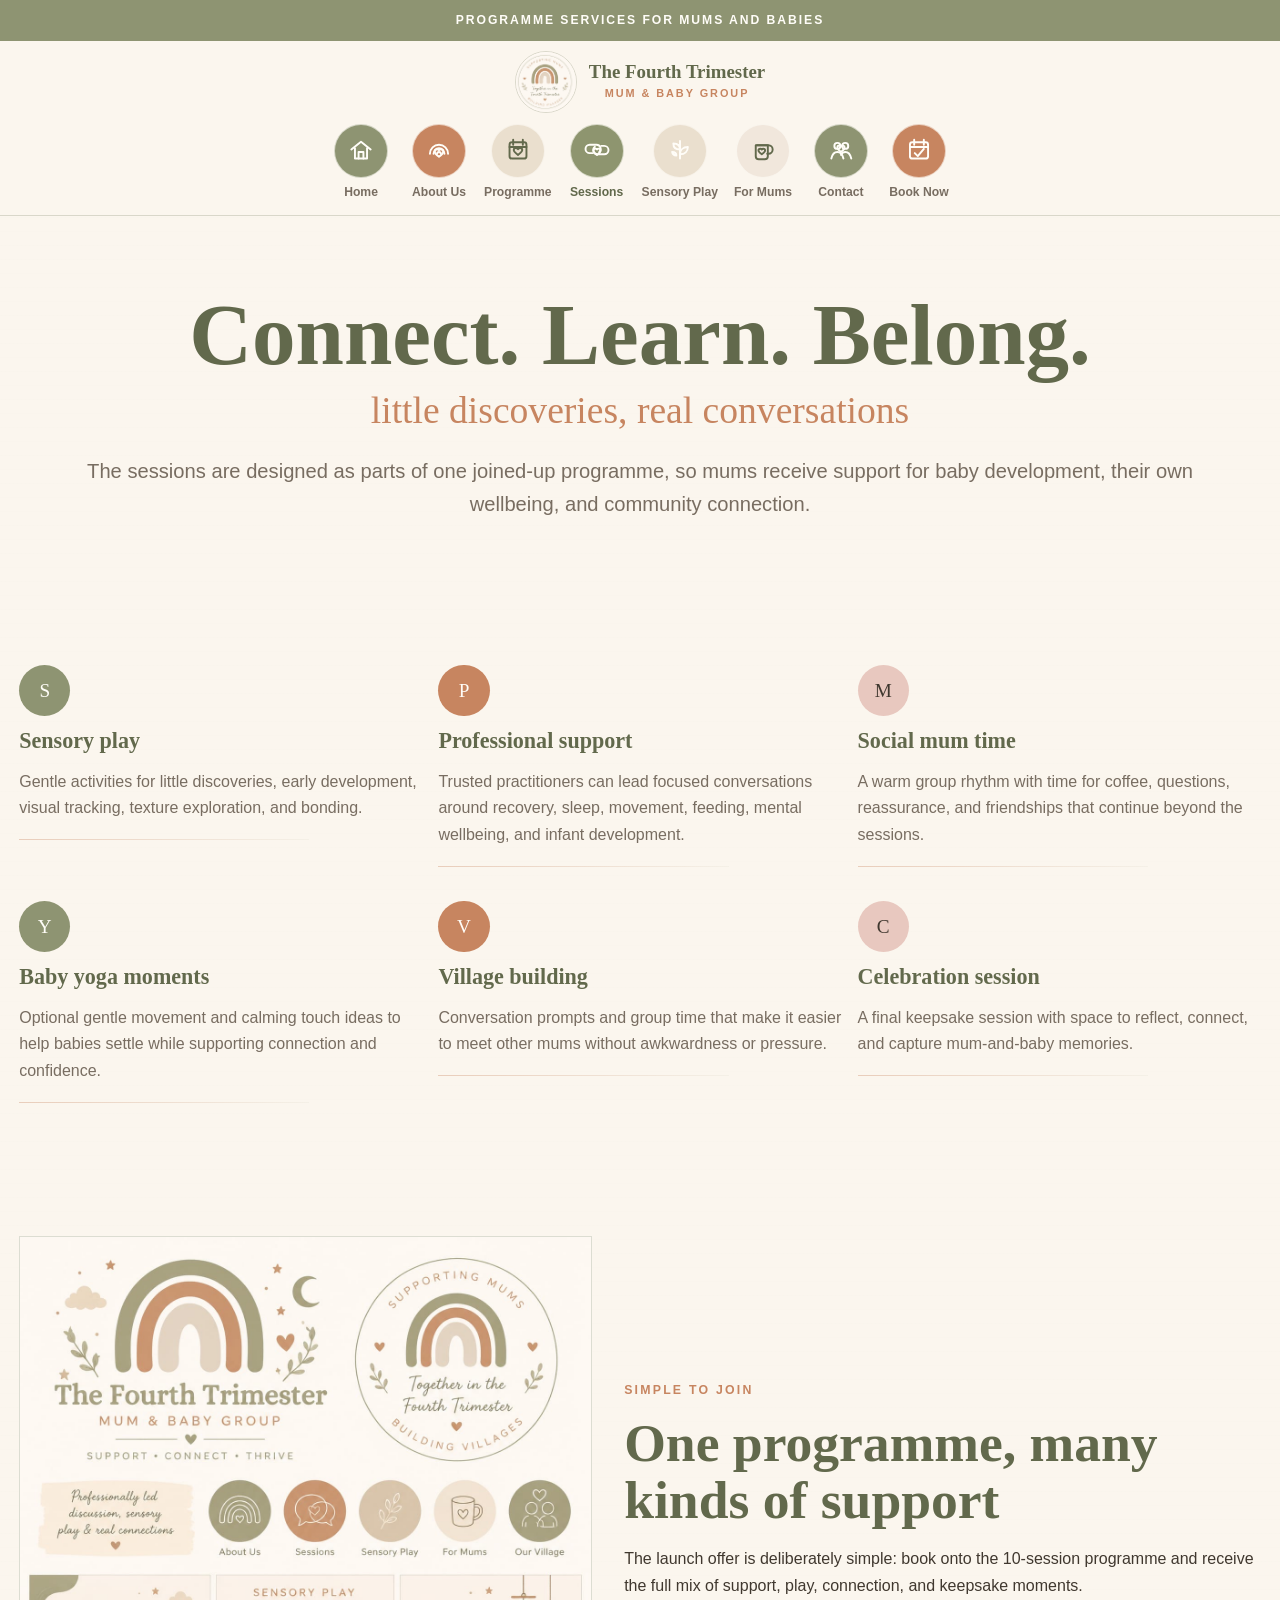
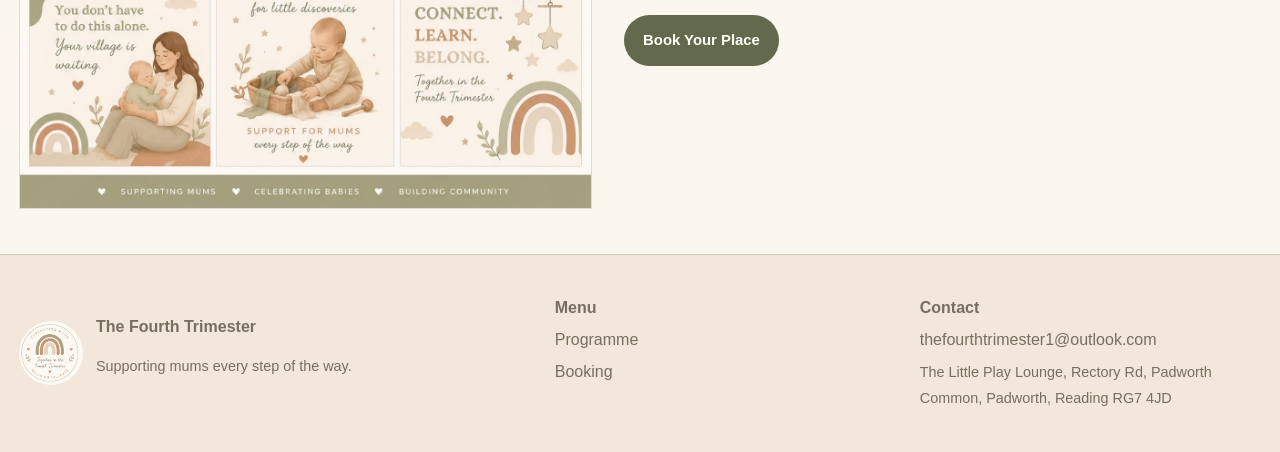
<file: sessions.html>
<!doctype html>
<html lang="en">
  <head>
    <meta charset="utf-8">
    <meta name="viewport" content="width=device-width, initial-scale=1">
    <meta name="description" content="Sessions and services in The Fourth Trimester mum and baby programme.">
    <title>Sessions | The Fourth Trimester</title>
    <link rel="stylesheet" href="styles.css">
  </head>
  <body>
    <div class="announcement">Programme services for mums and babies</div>
    <header class="site-header"><div class="nav-shell"><a class="brand" href="index.html"><img src="assets/logo-mark.JPG" alt="The Fourth Trimester logo"><span><span class="brand-name">The Fourth Trimester</span><span class="brand-sub">Mum & Baby Group</span></span></a><button class="nav-toggle" type="button" aria-expanded="false" aria-controls="site-nav">Menu</button><nav class="nav-links" id="site-nav" aria-label="Main navigation"><a aria-label="Home" href="index.html">Home</a><a aria-label="About Us" href="about.html">About Us</a><a href="programme.html">Programme</a><a aria-label="Sessions" href="sessions.html" aria-current="page">Sessions</a><a aria-label="Sensory Play" href="sessions.html#sensory-play">Sensory Play</a><a aria-label="For Mums" href="sessions.html#for-mums">For Mums</a><a aria-label="Contact" href="contact.html">Contact</a><a class="nav-cta" aria-label="Book Now" href="booking.html">Book Now</a></nav></div></header>
    <main>
      <section class="page-hero">
        <div class="container">
          <h1>Connect. Learn. Belong.</h1>
          <span class="script">little discoveries, real conversations</span>
          <p class="lead">The sessions are designed as parts of one joined-up programme, so mums receive support for baby development, their own wellbeing, and community connection.</p>
        </div>
      </section>
      <section class="section">
        <div class="container card-grid">
          <article class="card" id="sensory-play"><span class="stamp">S</span><h3>Sensory play</h3><p>Gentle activities for little discoveries, early development, visual tracking, texture exploration, and bonding.</p></article>
          <article class="card"><span class="stamp clay">P</span><h3>Professional support</h3><p>Trusted practitioners can lead focused conversations around recovery, sleep, movement, feeding, mental wellbeing, and infant development.</p></article>
          <article class="card" id="for-mums"><span class="stamp blush">M</span><h3>Social mum time</h3><p>A warm group rhythm with time for coffee, questions, reassurance, and friendships that continue beyond the sessions.</p></article>
          <article class="card"><span class="stamp">Y</span><h3>Baby yoga moments</h3><p>Optional gentle movement and calming touch ideas to help babies settle while supporting connection and confidence.</p></article>
          <article class="card"><span class="stamp clay">V</span><h3>Village building</h3><p>Conversation prompts and group time that make it easier to meet other mums without awkwardness or pressure.</p></article>
          <article class="card"><span class="stamp blush">C</span><h3>Celebration session</h3><p>A final keepsake session with space to reflect, connect, and capture mum-and-baby memories.</p></article>
        </div>
      </section>
      <section class="section-tight">
        <div class="container two-col reverse">
          <div class="story-image"><img src="assets/brand-board.JPG" alt="The Fourth Trimester brand board with menu icons"></div>
          <div><p class="eyebrow">Simple to join</p><h2>One programme, many kinds of support</h2><p>The launch offer is deliberately simple: book onto the 10-session programme and receive the full mix of support, play, connection, and keepsake moments.</p><a class="button button-primary" href="booking.html">Book Your Place</a></div>
        </div>
      </section>
    </main>
    <footer class="site-footer"><div class="container footer-grid"><div class="footer-mark"><img src="assets/logo-mark.JPG" alt="The Fourth Trimester logo"><div><strong>The Fourth Trimester</strong><p class="small">Supporting mums every step of the way.</p></div></div><div><strong>Menu</strong><a href="programme.html">Programme</a><a href="booking.html">Booking</a></div><div><strong>Contact</strong><a href="mailto:thefourthtrimester1@outlook.com">thefourthtrimester1@outlook.com</a><span class="small">The Little Play Lounge, Rectory Rd, Padworth Common, Padworth, Reading RG7 4JD</span></div></div></footer>
    <script src="script.js?v=20260610b"></script>
  </body>
</html>
</file>
<file: styles.css>
:root {
  --paper: #fbf6ee;
  --paper-deep: #f2e7da;
  --sage: #8e9472;
  --sage-dark: #62694c;
  --clay: #c78560;
  --clay-soft: #d9a17f;
  --blush: #e8c8bf;
  --shell: #eadfce;
  --ink: #40382f;
  --soft-ink: #786d61;
  --line: rgba(98, 105, 76, 0.22);
  --white: #fffdf8;
  --max: 1360px;
  font-family: "Helvetica Neue", Arial, sans-serif;
}

* {
  box-sizing: border-box;
}

html {
  scroll-behavior: smooth;
}

body {
  margin: 0;
  background:
    linear-gradient(rgba(251, 246, 238, 0.78), rgba(251, 246, 238, 0.78)),
    repeating-linear-gradient(0deg, rgba(98, 105, 76, 0.035), rgba(98, 105, 76, 0.035) 1px, transparent 1px, transparent 14px),
    var(--paper);
  color: var(--ink);
  font-family: "Helvetica Neue", Arial, sans-serif;
  line-height: 1.65;
}

img {
  display: block;
  max-width: 100%;
}

a {
  color: inherit;
}

.announcement {
  background: var(--sage);
  color: var(--white);
  font-size: 0.76rem;
  font-weight: 700;
  letter-spacing: 0.16em;
  padding: 0.65rem 1rem;
  text-align: center;
  text-transform: uppercase;
}

.site-header {
  background: rgba(251, 246, 238, 0.96);
  border-bottom: 1px solid var(--line);
  position: sticky;
  top: 0;
  z-index: 20;
}

.nav-shell {
  align-items: center;
  display: grid;
  gap: 0.7rem;
  grid-template-columns: 1fr auto 1fr;
  margin: 0 auto;
  max-width: var(--max);
  padding: 0.65rem 1.2rem 0.8rem;
}

.brand {
  align-items: center;
  display: inline-flex;
  gap: 0.75rem;
  grid-column: 2;
  justify-self: center;
  text-align: center;
  text-decoration: none;
}

.brand img {
  border: 1px solid var(--line);
  border-radius: 50%;
  height: 62px;
  object-fit: cover;
  width: 62px;
}

.brand-name {
  color: var(--sage-dark);
  display: block;
  font-family: Georgia, "Times New Roman", serif;
  font-size: 1.18rem;
  font-weight: 700;
  line-height: 1.05;
}

.brand-sub {
  color: var(--clay);
  display: block;
  font-size: 0.68rem;
  font-weight: 800;
  letter-spacing: 0.18em;
  margin-top: 0.22rem;
  text-transform: uppercase;
}

.nav-toggle {
  display: none;
}

.nav-links {
  align-items: center;
  display: flex;
  flex-wrap: wrap;
  gap: 0.75rem;
  grid-column: 1 / -1;
  justify-content: center;
}

.nav-links a {
  align-items: center;
  color: var(--soft-ink);
  display: inline-flex;
  flex-direction: column;
  font-size: 0.76rem;
  font-weight: 700;
  gap: 0.24rem;
  min-width: 66px;
  padding: 0;
  position: relative;
  text-decoration: none;
  --icon-color: #fffdf8;
  --icon: url("data:image/svg+xml,%3Csvg xmlns='http://www.w3.org/2000/svg' viewBox='0 0 48 48' fill='none' stroke='black' stroke-width='3.2' stroke-linecap='round' stroke-linejoin='round'%3E%3Cpath d='M8 24 24 11l16 13'/%3E%3Cpath d='M14 22v17h20V22'/%3E%3Cpath d='M20 39V28h8v11'/%3E%3C/svg%3E");
}

.nav-links a::before {
  background: var(--sage);
  border: 1px solid rgba(255, 253, 248, 0.62);
  border-radius: 50%;
  content: "";
  display: block;
  height: 52px;
  width: 52px;
}

.nav-links a::after {
  background: var(--icon-color);
  content: "";
  height: 29px;
  left: 50%;
  -webkit-mask: var(--icon) center / contain no-repeat;
  mask: var(--icon) center / contain no-repeat;
  position: absolute;
  top: 11px;
  transform: translateX(-50%);
  width: 29px;
}

.nav-links a:nth-of-type(2)::before {
  background: var(--clay);
}

.nav-links a:nth-of-type(2) {
  --icon: url("data:image/svg+xml,%3Csvg xmlns='http://www.w3.org/2000/svg' viewBox='0 0 48 48' fill='none' stroke='black' stroke-width='3.2' stroke-linecap='round' stroke-linejoin='round'%3E%3Cpath d='M9 31a15 15 0 0 1 30 0'/%3E%3Cpath d='M15 31a9 9 0 0 1 18 0'/%3E%3Cpath d='M21 31a3 3 0 0 1 6 0'/%3E%3Cpath d='M24 36c-3.5-2.6-7-5.2-7-8.4 0-2.3 1.8-4.1 4-4.1 1.3 0 2.4.6 3 1.6.6-1 1.7-1.6 3-1.6 2.2 0 4 1.8 4 4.1 0 3.2-3.5 5.8-7 8.4Z'/%3E%3C/svg%3E");
}

.nav-links a:nth-of-type(3)::before {
  background: var(--shell);
}

.nav-links a:nth-of-type(3) {
  --icon-color: var(--sage-dark);
  --icon: url("data:image/svg+xml,%3Csvg xmlns='http://www.w3.org/2000/svg' viewBox='0 0 48 48' fill='none' stroke='black' stroke-width='3.2' stroke-linecap='round' stroke-linejoin='round'%3E%3Crect x='10' y='12' width='28' height='27' rx='4'/%3E%3Cpath d='M16 8v8M32 8v8M10 20h28'/%3E%3Cpath d='M24 33c-4-2.8-7-5.1-7-8 0-2 1.5-3.5 3.4-3.5 1.5 0 2.7.8 3.6 2 .9-1.2 2.1-2 3.6-2 1.9 0 3.4 1.5 3.4 3.5 0 2.9-3 5.2-7 8Z'/%3E%3C/svg%3E");
}

.nav-links a:nth-of-type(4)::before {
  background: var(--sage);
}

.nav-links a:nth-of-type(4) {
  --icon: url("data:image/svg+xml,%3Csvg xmlns='http://www.w3.org/2000/svg' viewBox='0 0 48 48' fill='none' stroke='black' stroke-width='3.2' stroke-linecap='round' stroke-linejoin='round'%3E%3Cpath d='M17 30H12a7 7 0 0 1 0-14h11a7 7 0 0 1 4.5 12.4'/%3E%3Cpath d='M31 18h5a7 7 0 0 1 0 14H25a7 7 0 0 1-4.5-12.4'/%3E%3Cpath d='M24 33c-3.2-2.4-6-4.5-6-7.1a3.2 3.2 0 0 1 3.2-3.3c1.2 0 2.2.6 2.8 1.5.6-.9 1.6-1.5 2.8-1.5A3.2 3.2 0 0 1 30 25.9c0 2.6-2.8 4.7-6 7.1Z'/%3E%3C/svg%3E");
}

.nav-links a:nth-of-type(5)::before {
  background: var(--shell);
}

.nav-links a:nth-of-type(5) {
  --icon-color: #fffdf8;
  --icon: url("data:image/svg+xml,%3Csvg xmlns='http://www.w3.org/2000/svg' viewBox='0 0 48 48' fill='none' stroke='black' stroke-width='3.2' stroke-linecap='round' stroke-linejoin='round'%3E%3Cpath d='M24 39V10'/%3E%3Cpath d='M24 24c-7 0-11-4-11-10 7 0 11 4 11 10Z'/%3E%3Cpath d='M24 32c8 0 13-5 13-12-8 0-13 5-13 12Z'/%3E%3Cpath d='M18 34c-3.8 0-6.5-2.4-7-6 4.4 0 7 2.4 7 6Z'/%3E%3C/svg%3E");
}

.nav-links a:nth-of-type(6)::before {
  background: #f1e7dc;
}

.nav-links a:nth-of-type(6) {
  --icon-color: var(--sage-dark);
  --icon: url("data:image/svg+xml,%3Csvg xmlns='http://www.w3.org/2000/svg' viewBox='0 0 48 48' fill='none' stroke='black' stroke-width='3.2' stroke-linecap='round' stroke-linejoin='round'%3E%3Cpath d='M14 17h19a7 7 0 0 1 0 14h-2'/%3E%3Cpath d='M12 17h20v18a5 5 0 0 1-5 5H17a5 5 0 0 1-5-5V17Z'/%3E%3Cpath d='M22 32c-3.1-2.2-5.5-4-5.5-6.3a3 3 0 0 1 3-3c1.1 0 2 .5 2.5 1.4.5-.9 1.4-1.4 2.5-1.4a3 3 0 0 1 3 3c0 2.3-2.4 4.1-5.5 6.3Z'/%3E%3C/svg%3E");
}

.nav-links a:nth-of-type(7)::before {
  background: var(--sage);
}

.nav-links a:nth-of-type(7) {
  --icon: url("data:image/svg+xml,%3Csvg xmlns='http://www.w3.org/2000/svg' viewBox='0 0 48 48' fill='none' stroke='black' stroke-width='3.2' stroke-linecap='round' stroke-linejoin='round'%3E%3Ccircle cx='18' cy='18' r='5'/%3E%3Ccircle cx='31' cy='18' r='5'/%3E%3Cpath d='M8 39c1.5-7 5-11 10-11s8.5 4 10 11'/%3E%3Cpath d='M24 33c1.6-3.2 4-5 7-5 5 0 8.5 4 10 11'/%3E%3Cpath d='M24 28c-3.3-2.4-6-4.6-6-7.2a3.3 3.3 0 0 1 3.3-3.3c1.1 0 2.1.5 2.7 1.4.6-.9 1.6-1.4 2.7-1.4a3.3 3.3 0 0 1 3.3 3.3c0 2.6-2.7 4.8-6 7.2Z'/%3E%3C/svg%3E");
}

.nav-links a:hover,
.nav-links a[aria-current="page"] {
  color: var(--sage-dark);
  text-decoration: none;
}

.nav-links a[aria-current="page"]::before {
  box-shadow: none;
  filter: saturate(1.08) contrast(1.04);
}

.nav-links .nav-cta {
  background: transparent;
  color: var(--soft-ink);
  padding: 0;
  text-decoration: none;
}

.nav-links .nav-cta::before {
  background: var(--clay);
  color: var(--white);
}

.nav-links .nav-cta {
  --icon: url("data:image/svg+xml,%3Csvg xmlns='http://www.w3.org/2000/svg' viewBox='0 0 48 48' fill='none' stroke='black' stroke-width='3.2' stroke-linecap='round' stroke-linejoin='round'%3E%3Crect x='9' y='12' width='30' height='27' rx='4'/%3E%3Cpath d='M16 8v8M32 8v8M9 20h30'/%3E%3Cpath d='m17 30 5 5 10-12'/%3E%3C/svg%3E");
}

.container {
  margin: 0 auto;
  max-width: var(--max);
  padding: 0 1.2rem;
}

.section {
  padding: 4.4rem 0;
}

.section-tight {
  padding: 2.8rem 0;
}

.hero {
  padding: 3.2rem 0 3.6rem;
}

.hero-inner {
  display: grid;
  gap: 2.5rem;
  grid-template-columns: minmax(0, 0.9fr) minmax(320px, 1.1fr);
}

.hero-copy {
  align-self: center;
}

.eyebrow {
  color: var(--clay);
  font-size: 0.77rem;
  font-weight: 800;
  letter-spacing: 0.18em;
  margin: 0 0 0.9rem;
  text-transform: uppercase;
}

h1,
h2,
h3 {
  color: var(--sage-dark);
  font-family: Georgia, "Times New Roman", serif;
  letter-spacing: 0;
  line-height: 1.08;
  margin: 0;
}

h1 {
  font-size: clamp(3.4rem, 6.8vw, 7.8rem);
  max-width: none;
}

h2 {
  font-size: clamp(2rem, 4.2vw, 3.35rem);
  max-width: none;
}

h3 {
  font-size: 1.38rem;
}

.script {
  color: var(--clay);
  display: block;
  font-family: "Segoe Print", "Bradley Hand", "Comic Sans MS", cursive;
  font-size: clamp(1.45rem, 3.2vw, 2.35rem);
  font-weight: 400;
  letter-spacing: 0;
  line-height: 1.25;
  margin-top: 0.35rem;
}

.lead {
  color: var(--soft-ink);
  font-size: clamp(1.06rem, 1.8vw, 1.26rem);
  margin: 1.25rem 0 0;
  max-width: 760px;
}

.hero-actions,
.button-row {
  display: flex;
  flex-wrap: wrap;
  gap: 0.75rem;
  margin-top: 1.8rem;
}

.button {
  align-items: center;
  border: 1px solid transparent;
  border-radius: 999px;
  display: inline-flex;
  font-size: 0.93rem;
  font-weight: 800;
  justify-content: center;
  min-height: 44px;
  padding: 0.75rem 1.12rem;
  text-decoration: none;
}

.button-primary {
  background: var(--sage-dark);
  color: var(--white);
}

.button-secondary {
  background: transparent;
  border-color: var(--line);
  color: var(--sage-dark);
}

.button-clay {
  background: var(--clay);
  color: var(--white);
}

.scrapbook {
  display: grid;
  gap: 0.75rem;
  grid-template-columns: 1fr 0.86fr;
}

.scrapbook img {
  background: var(--white);
  border: 1px solid rgba(98, 105, 76, 0.18);
  box-shadow: 0 14px 35px rgba(64, 56, 47, 0.09);
  object-fit: cover;
  width: 100%;
}

.scrapbook .large {
  aspect-ratio: 1 / 1;
  grid-row: span 2;
}

.scrapbook .small {
  aspect-ratio: 1 / 1;
}

.tape-note {
  background: var(--paper-deep);
  border: 1px solid rgba(201, 133, 96, 0.24);
  color: var(--sage-dark);
  font-family: "Segoe Print", "Bradley Hand", "Comic Sans MS", cursive;
  font-size: 1.25rem;
  line-height: 1.4;
  padding: 1rem;
  position: relative;
  text-align: center;
}

.tape-note::before {
  background: rgba(232, 200, 191, 0.78);
  content: "";
  height: 24px;
  left: 50%;
  position: absolute;
  top: -13px;
  transform: translateX(-50%) rotate(-2deg);
  width: 86px;
}

.intro-grid,
.two-col,
.booking-layout {
  align-items: start;
  display: grid;
  gap: 2rem;
  grid-template-columns: minmax(0, 0.9fr) minmax(0, 1.1fr);
}

.two-col {
  align-items: center;
}

.two-col.reverse {
  grid-template-columns: minmax(300px, 0.9fr) minmax(0, 1fr);
}

.soft-panel,
.card,
.faq-item,
.mini-stat,
.booking-widget {
  background: rgba(255, 253, 248, 0.68);
  border: 1px solid var(--line);
}

.soft-panel {
  padding: 1.5rem;
}

.note-panel {
  background: var(--paper-deep);
  border-left: 5px solid var(--clay);
  color: var(--sage-dark);
  font-family: "Segoe Print", "Bradley Hand", "Comic Sans MS", cursive;
  font-size: clamp(1.25rem, 2.4vw, 1.7rem);
  line-height: 1.45;
  padding: 1.4rem;
}

.image-grid {
  display: grid;
  gap: 0.9rem;
  grid-template-columns: repeat(3, minmax(0, 1fr));
}

.image-grid img,
.story-image img,
.card img {
  background: var(--white);
  border: 1px solid var(--line);
  object-fit: cover;
  width: 100%;
}

.image-grid img,
.card img {
  aspect-ratio: 1 / 1;
}

.story-image img {
  max-height: 640px;
}

.card-grid {
  display: grid;
  gap: 1rem;
  grid-template-columns: repeat(3, minmax(0, 1fr));
  margin-top: 2rem;
}

.card {
  border-color: rgba(98, 105, 76, 0.12);
  box-shadow: 0 12px 28px rgba(64, 56, 47, 0.045);
  padding: 1.2rem;
}

.card-grid .card {
  background: transparent;
  border: 0;
  box-shadow: none;
  padding: 0 0 1.15rem;
}

.card-grid .card::after {
  background: linear-gradient(90deg, rgba(201, 133, 96, 0.36), rgba(142, 148, 114, 0.06));
  content: "";
  display: block;
  height: 1px;
  margin-top: 1.1rem;
  width: 72%;
}

.card img {
  margin-bottom: 1rem;
}

.stamp {
  align-items: center;
  background: var(--sage);
  border-radius: 50%;
  color: var(--white);
  display: inline-flex;
  font-family: "Segoe Print", "Bradley Hand", "Comic Sans MS", cursive;
  font-size: 1.2rem;
  height: 3.2rem;
  justify-content: center;
  margin-bottom: 0.8rem;
  width: 3.2rem;
}

.stamp.clay {
  background: var(--clay);
}

.stamp.blush {
  background: var(--blush);
  color: var(--ink);
}

.card p,
.soft-panel p,
.feature-list,
.faq-item p,
.small {
  color: var(--soft-ink);
}

.band {
  background: var(--sage);
  color: var(--white);
  padding: 4rem 0;
}

.band h2,
.band h3,
.band p,
.band .eyebrow {
  color: var(--white);
}

.band .button-secondary {
  border-color: rgba(255, 253, 248, 0.55);
  color: var(--white);
}

.page-hero {
  padding: 4.5rem 0 2.6rem;
  text-align: center;
}

.page-hero .container,
.band .container {
  max-width: min(1640px, calc(100vw - 4rem));
}

.page-hero h1,
.band h2 {
  max-width: none;
  width: 100%;
}

.page-hero .script {
  text-align: center;
}

.page-hero .lead {
  margin-left: auto;
  margin-right: auto;
  max-width: none;
}

.feature-list {
  display: grid;
  gap: 0.7rem;
  list-style: none;
  margin: 1.2rem 0 0;
  padding: 0;
}

.feature-list li {
  background: transparent;
  border: 0;
  border-bottom: 1px solid rgba(98, 105, 76, 0.2);
  padding: 0.7rem 0;
}

.programme-strip {
  display: grid;
  gap: 0.8rem;
  grid-template-columns: repeat(4, minmax(0, 1fr));
  margin-top: 1.6rem;
}

.mini-stat {
  padding: 1rem;
  text-align: center;
}

.mini-stat strong {
  color: var(--sage-dark);
  display: block;
  font-family: Georgia, "Times New Roman", serif;
  font-size: 1.55rem;
}

.booking-layout {
  gap: 3rem;
  grid-template-columns: minmax(0, 0.82fr) minmax(360px, 1.18fr);
}

.booking-layout .soft-panel {
  background: transparent;
  border: 0;
  padding: 0;
}

.booking-widget {
  background: rgba(255, 253, 248, 0.82);
  box-shadow: 0 14px 38px rgba(64, 56, 47, 0.08);
  overflow: hidden;
}

.booking-widget-head {
  background: var(--sage);
  color: var(--white);
  padding: 1.2rem;
}

.booking-widget-head h2 {
  color: var(--white);
}

.booking-form {
  display: grid;
  gap: 0.95rem;
  padding: 1.4rem;
}

.field {
  display: grid;
  gap: 0.3rem;
}

.field label {
  color: var(--sage-dark);
  font-size: 0.78rem;
  font-weight: 800;
  letter-spacing: 0.1em;
  text-transform: uppercase;
}

.field input,
.field select,
.field textarea {
  background: var(--paper);
  border: 0;
  border-bottom: 1px solid var(--line);
  color: var(--ink);
  font: inherit;
  min-height: 45px;
  padding: 0.76rem 0.82rem;
  width: 100%;
}

.field textarea {
  min-height: 108px;
  resize: vertical;
}

.booking-summary,
.provider-slot {
  background: var(--paper-deep);
  border: 0;
  border-left: 5px solid var(--clay);
  padding: 1rem;
}

.booking-summary p {
  margin: 0.2rem 0;
}

.faq-list {
  display: grid;
  gap: 0.85rem;
}

.faq-item {
  padding: 1.1rem;
}

.contact-grid {
  display: grid;
  gap: 2rem;
  grid-template-columns: minmax(0, 0.82fr) minmax(360px, 1.18fr);
}

.contact-details {
  display: grid;
  gap: 0.85rem;
}

.contact-note {
  border-bottom: 1px solid var(--line);
  padding-bottom: 0.85rem;
}

.contact-form-panel {
  background: rgba(255, 253, 248, 0.8);
  border: 1px solid rgba(98, 105, 76, 0.14);
  box-shadow: 0 14px 38px rgba(64, 56, 47, 0.06);
  padding: 1.4rem;
}

.contact-form {
  display: grid;
  gap: 0.95rem;
}

.site-footer {
  background: var(--paper-deep);
  border-top: 1px solid var(--line);
  color: var(--soft-ink);
  padding: 2.5rem 0;
}

.footer-grid {
  display: grid;
  gap: 1.5rem;
  grid-template-columns: 1.2fr 0.8fr 0.8fr;
}

.footer-grid a {
  display: block;
  margin: 0.35rem 0;
  text-decoration: none;
}

.footer-mark {
  align-items: center;
  display: flex;
  gap: 0.8rem;
}

.footer-mark img {
  border-radius: 50%;
  height: 64px;
  object-fit: cover;
  width: 64px;
}

.small {
  font-size: 0.9rem;
}

.pill-row {
  display: flex;
  flex-wrap: wrap;
  gap: 0.5rem;
  margin-top: 1.2rem;
}

.pill {
  border: 1px solid var(--line);
  color: var(--sage-dark);
  font-family: "Segoe Print", "Bradley Hand", "Comic Sans MS", cursive;
  font-size: 0.9rem;
  padding: 0.3rem 0.65rem;
}

@media (max-width: 900px) {
  .nav-shell {
    display: flex;
    justify-content: space-between;
  }

  .brand {
    grid-column: auto;
    justify-self: auto;
    text-align: left;
  }

  .nav-toggle {
    background: var(--sage-dark);
    border: 0;
    border-radius: 999px;
    color: var(--white);
    display: inline-flex;
    font-weight: 800;
    padding: 0.66rem 0.9rem;
  }

  .nav-links {
    background: var(--paper);
    border-bottom: 1px solid var(--line);
    box-shadow: 0 18px 40px rgba(64, 56, 47, 0.12);
    display: none;
    left: 0;
    padding: 0.8rem 1.2rem 1rem;
    position: absolute;
    right: 0;
    top: 100%;
  }

  .nav-links.is-open {
    display: grid;
    gap: 0.75rem;
    grid-template-columns: repeat(2, minmax(0, 1fr));
  }

  .hero-inner,
  .intro-grid,
  .two-col,
  .two-col.reverse,
  .booking-layout,
  .footer-grid {
    grid-template-columns: 1fr;
  }

  .hero {
    padding-top: 2.4rem;
  }

  .card-grid {
    grid-template-columns: repeat(2, minmax(0, 1fr));
  }

  .contact-grid {
    grid-template-columns: 1fr;
  }

  .programme-strip {
    grid-template-columns: repeat(2, minmax(0, 1fr));
  }
}

@media (max-width: 620px) {
  .announcement {
    font-size: 0.68rem;
  }

  .brand img {
    height: 50px;
    width: 50px;
  }

  .brand-name {
    font-size: 1rem;
  }

  .brand-sub {
    font-size: 0.58rem;
  }

  .section {
    padding: 3.2rem 0;
  }

  h1 {
    font-size: 3.15rem;
  }

  .hero-actions,
  .button-row {
    align-items: stretch;
    flex-direction: column;
  }

  .button {
    width: 100%;
  }

  .scrapbook,
  .card-grid,
  .image-grid,
  .programme-strip {
    grid-template-columns: 1fr;
  }

  .page-hero .container,
  .band .container {
    max-width: none;
  }
}
</file>
